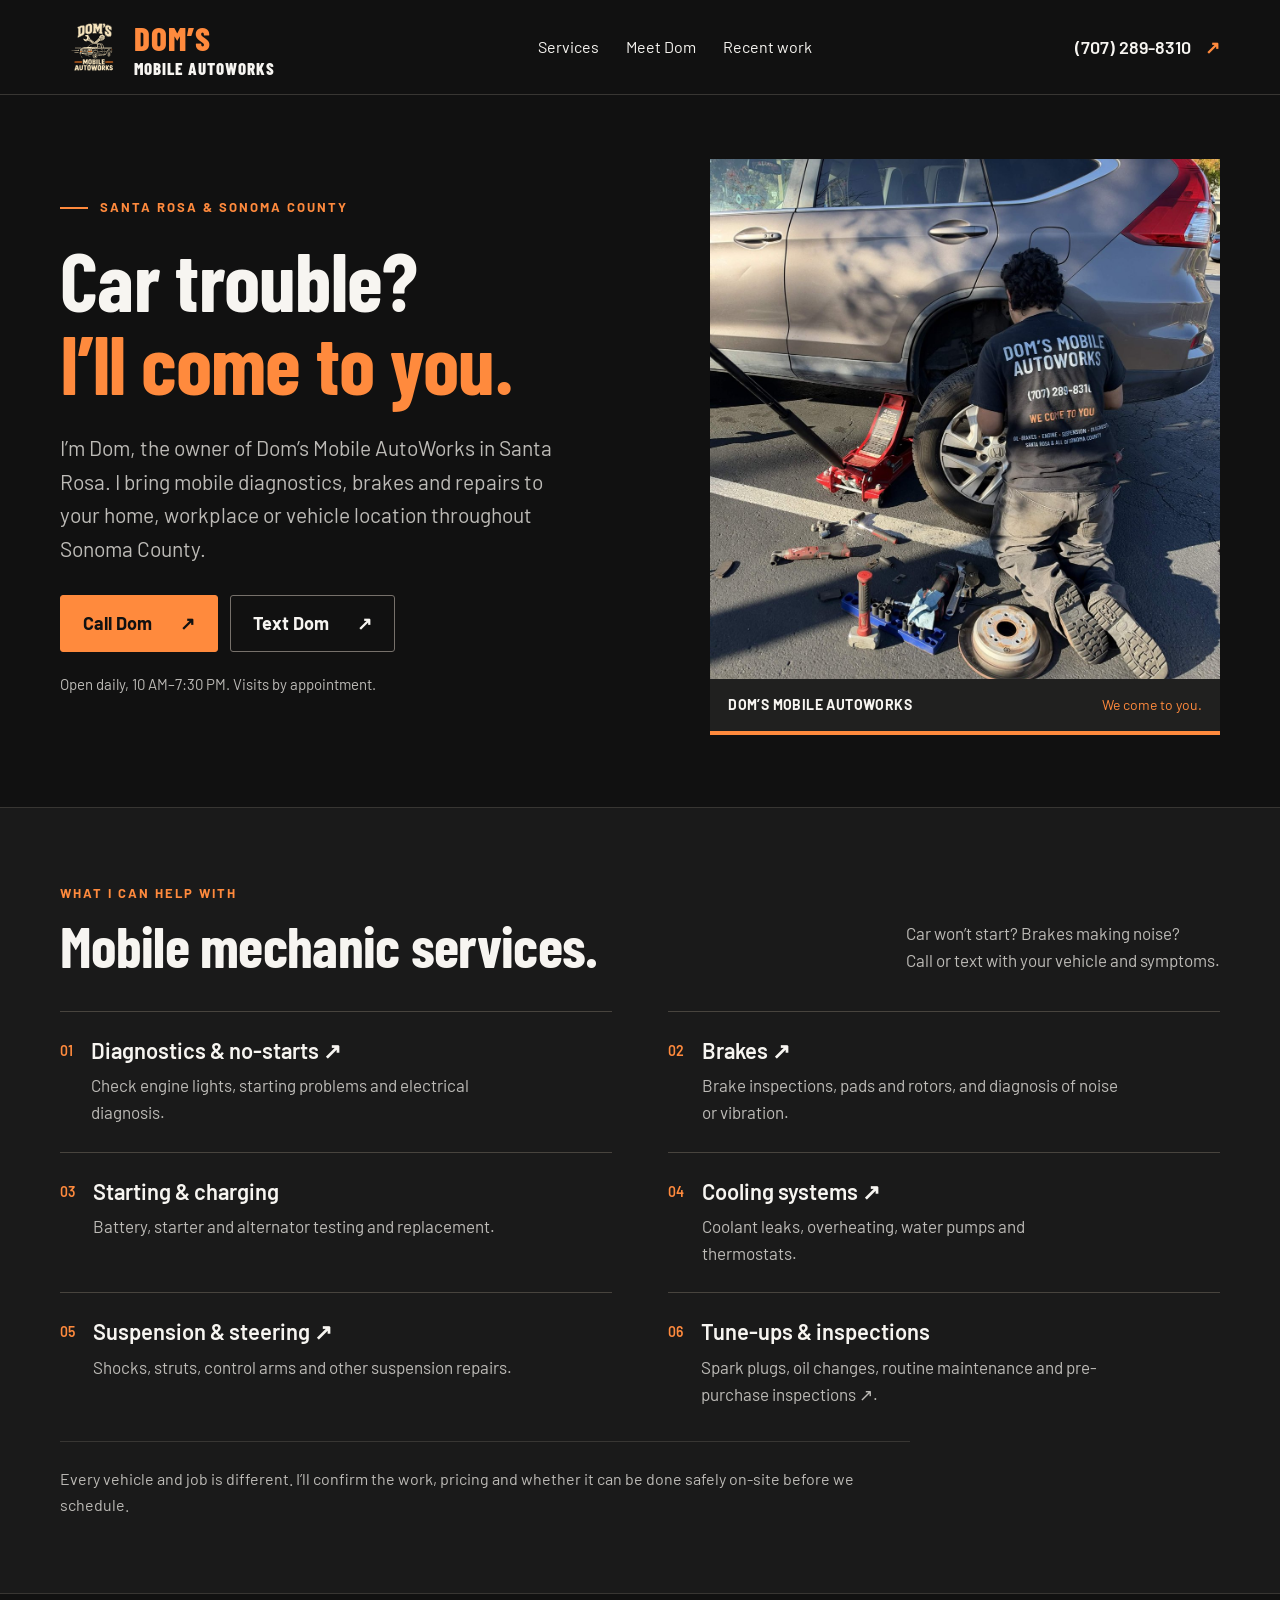
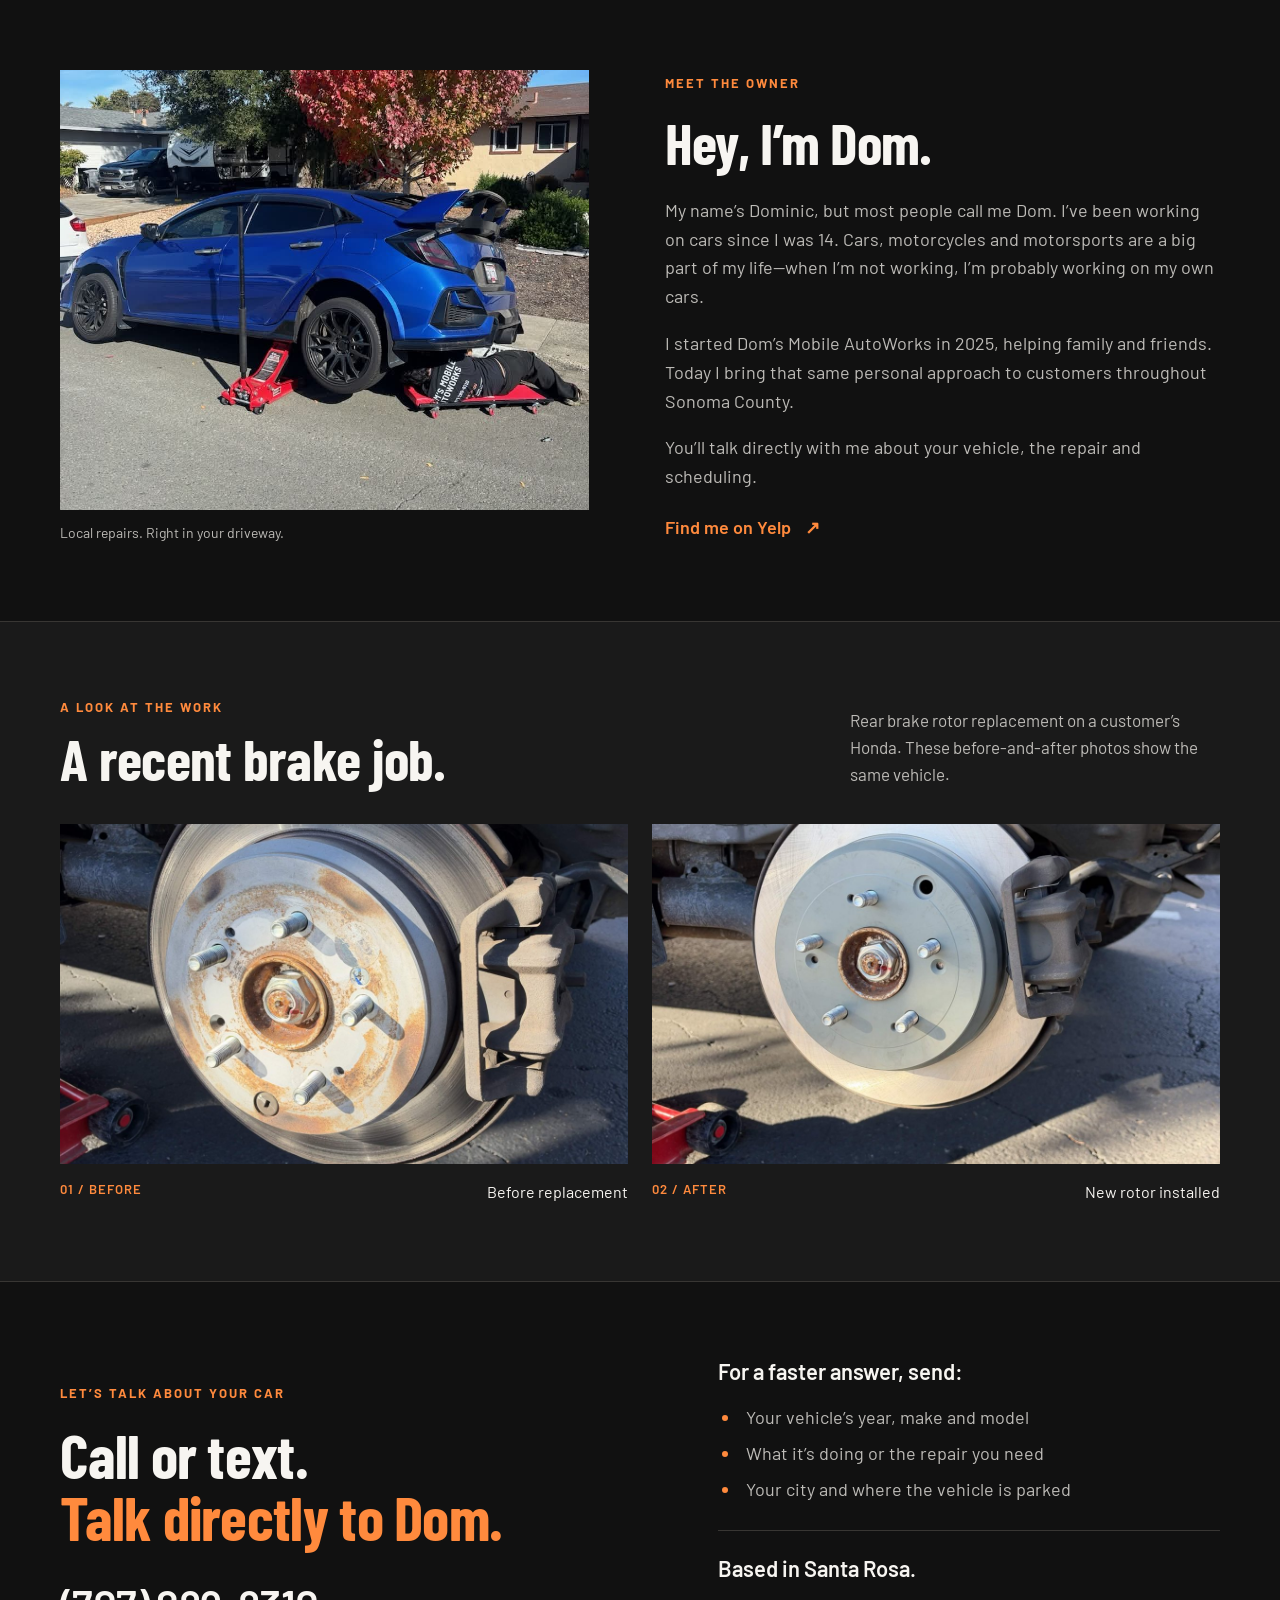
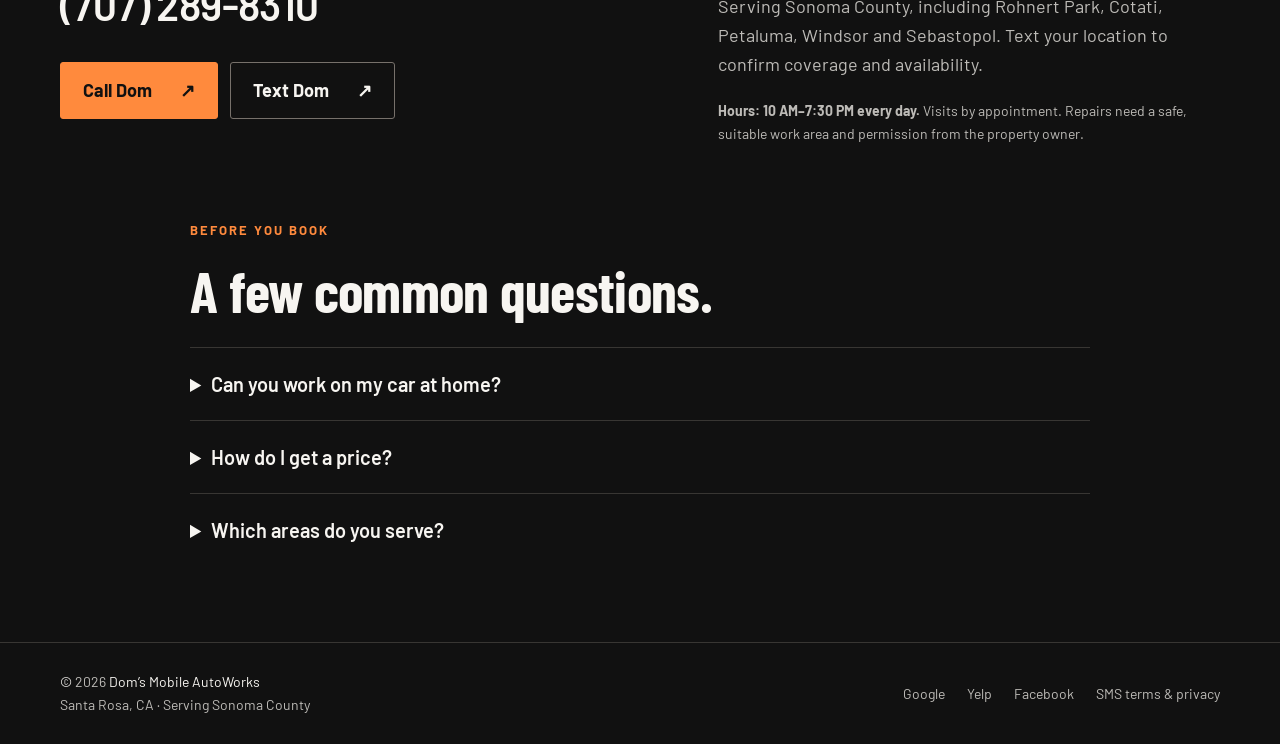
<file: index.html>
<!doctype html>
<html lang="en">
<head>
  <meta charset="utf-8">
  <meta name="viewport" content="width=device-width, initial-scale=1">
  <title>Mobile Mechanic in Santa Rosa | Dom’s Mobile AutoWorks</title>
  <meta name="description" content="Mobile mechanic serving Santa Rosa and Sonoma County. Diagnostics, no-starts, brakes, batteries, cooling and suspension repairs at your location. Call or text Dom: (707) 289-8310.">
  <link rel="canonical" href="https://domsmobileautoworks.com/">
  <link rel="icon" type="image/svg+xml" href="photos/doms-logo.svg">
  <link rel="apple-touch-icon" href="photos/doms-logo.png">
  <meta name="theme-color" content="#111111">
  <meta name="robots" content="index, follow, max-image-preview:large">
  <meta property="og:type" content="website">
  <meta property="og:site_name" content="Dom’s Mobile AutoWorks">
  <meta property="og:title" content="Car trouble? I’ll come to you. | Dom’s Mobile AutoWorks">
  <meta property="og:description" content="Mobile diagnostics and repairs in Santa Rosa and Sonoma County. Call or text (707) 289-8310.">
  <meta property="og:url" content="https://domsmobileautoworks.com/">
  <meta property="og:image" content="https://domsmobileautoworks.com/photos/dom-at-work.jpg">
  <meta property="og:image:alt" content="Dom working on a customer’s Honda at their location">
  <meta name="twitter:card" content="summary_large_image">
  <link rel="preconnect" href="https://fonts.googleapis.com">
  <link rel="preconnect" href="https://fonts.gstatic.com" crossorigin>
  <link href="https://fonts.googleapis.com/css2?family=Barlow+Condensed:wght@600;700;800&family=Barlow:wght@400;500;600;700&display=swap" rel="stylesheet">
  <link rel="stylesheet" href="styles.css">
  <script type="application/ld+json">
{
  "@context": "https://schema.org",
  "@type": "AutoRepair",
  "@id": "https://domsmobileautoworks.com/#business",
  "name": "Dom’s Mobile AutoWorks",
  "url": "https://domsmobileautoworks.com/",
  "telephone": "+17072898310",
  "logo": "https://domsmobileautoworks.com/photos/doms-logo.png",
  "image": "https://domsmobileautoworks.com/photos/dom-at-work.jpg",
  "foundingDate": "2025",
  "description": "Mobile automotive diagnostics and repairs at your location in Santa Rosa and Sonoma County.",
  "address": {
    "@type": "PostalAddress",
    "addressLocality": "Santa Rosa",
    "addressRegion": "CA",
    "addressCountry": "US"
  },
  "areaServed": [
    "Santa Rosa",
    "Sonoma County",
    "Rohnert Park",
    "Cotati",
    "Petaluma",
    "Windsor",
    "Sebastopol"
  ],
  "sameAs": [
    "https://www.yelp.com/biz/doms-mobile-autoworks-santa-rosa",
    "https://www.facebook.com/61595489049668",
    "https://www.google.com/maps/place/Dom's+Mobile+AutoWorks/data=!4m2!3m1!1s0x0:0x37c540a31453d861"
  ],
  "hasOfferCatalog": {
    "@type": "OfferCatalog",
    "name": "Mobile mechanic services",
    "itemListElement": [
      {
        "@type": "Offer",
        "itemOffered": {
          "@type": "Service",
          "name": "Vehicle diagnostics and no-start diagnosis"
        }
      },
      {
        "@type": "Offer",
        "itemOffered": {
          "@type": "Service",
          "name": "Brake repair"
        }
      },
      {
        "@type": "Offer",
        "itemOffered": {
          "@type": "Service",
          "name": "Battery, starter and alternator testing and replacement"
        }
      },
      {
        "@type": "Offer",
        "itemOffered": {
          "@type": "Service",
          "name": "Cooling system repair"
        }
      },
      {
        "@type": "Offer",
        "itemOffered": {
          "@type": "Service",
          "name": "Suspension and steering repair"
        }
      },
      {
        "@type": "Offer",
        "itemOffered": {
          "@type": "Service",
          "name": "Tune-ups and maintenance"
        }
      },
      {
        "@type": "Offer",
        "itemOffered": {
          "@type": "Service",
          "name": "Pre-purchase vehicle inspection"
        }
      }
    ]
  },
  "email": "booking@domsmobileautoworks.com",
  "hasMap": "https://www.google.com/maps/place/Dom's+Mobile+AutoWorks/data=!4m2!3m1!1s0x0:0x37c540a31453d861",
  "openingHoursSpecification": [
    {
      "@type": "OpeningHoursSpecification",
      "dayOfWeek": [
        "Monday",
        "Tuesday",
        "Wednesday",
        "Thursday",
        "Friday",
        "Saturday",
        "Sunday"
      ],
      "opens": "10:00",
      "closes": "19:30"
    }
  ]
}
  </script>
</head>
<body>
  <a class="skip-link" href="#main">Skip to content</a>
  <header class="site-header"><div class="container nav">
    <a class="brand" href="/" aria-label="Dom’s Mobile AutoWorks home"><img class="brand-logo" src="photos/doms-logo.svg" alt="" width="64" height="64"><span class="brand-name"><span>DOM’S</span><span>MOBILE AUTOWORKS</span></span></a>
    <nav aria-label="Main navigation"><a href="#services">Services</a><a href="#about">Meet Dom</a><a href="#work">Recent work</a></nav>
    <a class="header-call" href="tel:+17072898310">(707) 289-8310 <span aria-hidden="true">↗</span></a>
  </div></header>
  <main id="main">
    <section class="hero container" aria-labelledby="hero-title">
      <div class="hero-copy">
        <p class="eyebrow"><span class="short-line" aria-hidden="true"></span>SANTA ROSA &amp; SONOMA COUNTY</p>
        <h1 id="hero-title">Car trouble?<br><span>I’ll come to you.</span></h1>
        <p class="intro">I’m Dom, the owner of Dom’s Mobile AutoWorks in Santa Rosa. I bring mobile diagnostics, brakes and repairs to your home, workplace or vehicle location throughout Sonoma County.</p>
        <div class="actions"><a class="button primary" href="tel:+17072898310">Call Dom <span aria-hidden="true">↗</span></a><a class="button secondary" href="sms:+17072898310">Text Dom <span aria-hidden="true">↗</span></a></div>
        <p class="hero-note">Open daily, 10 AM–7:30 PM. Visits by appointment.</p>
      </div>
      <figure class="hero-photo"><img src="photos/dom-at-work.jpg" alt="Dom in his Mobile AutoWorks shirt working on a customer’s Honda brakes" width="1200" height="1600" fetchpriority="high"><figcaption><span>DOM’S MOBILE AUTOWORKS</span><span>We come to you.</span></figcaption></figure>
    </section>
    <section class="section services" id="services" aria-labelledby="services-title"><div class="container">
      <div class="section-heading"><div><p class="eyebrow">WHAT I CAN HELP WITH</p><h2 id="services-title">Mobile mechanic services.</h2></div><p>Car won’t start? Brakes making noise?<br>Call or text with your vehicle and symptoms.</p></div>
      <div class="service-list">
        <article><span class="service-number" aria-hidden="true">01</span><div><h3><a href="mobile-diagnostics-santa-rosa.html">Diagnostics &amp; no-starts ↗</a></h3><p>Check engine lights, starting problems and electrical diagnosis.</p></div></article>
        <article><span class="service-number" aria-hidden="true">02</span><div><h3><a href="mobile-brake-repair-santa-rosa.html">Brakes ↗</a></h3><p>Brake inspections, pads and rotors, and diagnosis of noise or vibration.</p></div></article>
        <article><span class="service-number" aria-hidden="true">03</span><div><h3>Starting &amp; charging</h3><p>Battery, starter and alternator testing and replacement.</p></div></article>
        <article><span class="service-number" aria-hidden="true">04</span><div><h3><a href="mobile-cooling-system-repair-santa-rosa.html">Cooling systems ↗</a></h3><p>Coolant leaks, overheating, water pumps and thermostats.</p></div></article>
        <article><span class="service-number" aria-hidden="true">05</span><div><h3><a href="mobile-suspension-repair-santa-rosa.html">Suspension &amp; steering ↗</a></h3><p>Shocks, struts, control arms and other suspension repairs.</p></div></article>
        <article><span class="service-number" aria-hidden="true">06</span><div><h3>Tune-ups &amp; inspections</h3><p>Spark plugs, oil changes, routine maintenance and <a href="pre-purchase-inspection-sonoma-county.html">pre-purchase inspections ↗</a>.</p></div></article>
      </div>
      <p class="service-note">Every vehicle and job is different. I’ll confirm the work, pricing and whether it can be done safely on-site before we schedule.</p>
    </div></section>
    <section class="section container about" id="about" aria-labelledby="about-title">
      <figure class="about-photo"><img src="photos/dom-civic.jpg" width="960" height="1280" alt="Dom working beneath a blue Honda Civic at a customer’s location" loading="lazy"><figcaption>Local repairs. Right in your driveway.</figcaption></figure>
      <div class="about-copy"><p class="eyebrow">MEET THE OWNER</p><h2 id="about-title">Hey, I’m Dom.</h2><p>My name’s Dominic, but most people call me Dom. I’ve been working on cars since I was 14. Cars, motorcycles and motorsports are a big part of my life—when I’m not working, I’m probably working on my own cars.</p><p>I started Dom’s Mobile AutoWorks in 2025, helping family and friends. Today I bring that same personal approach to customers throughout Sonoma County.</p><p>You’ll talk directly with me about your vehicle, the repair and scheduling.</p><a class="text-link" href="https://www.yelp.com/biz/doms-mobile-autoworks-santa-rosa">Find me on Yelp <span aria-hidden="true">↗</span></a></div>
    </section>
    <section class="section work" id="work" aria-labelledby="work-title"><div class="container">
      <div class="section-heading"><div><p class="eyebrow">A LOOK AT THE WORK</p><h2 id="work-title">A recent brake job.</h2></div><p>Rear brake rotor replacement on a customer’s Honda. These before-and-after photos show the same vehicle.</p></div>
      <div class="work-grid"><figure><img src="photos/brakes-before.jpg" alt="The Honda’s worn rear brake rotor before replacement" width="1200" height="1600" loading="lazy"><figcaption><span>01 / BEFORE</span>Before replacement</figcaption></figure><figure><img src="photos/brakes-after.jpg" alt="The same Honda with its new rear brake rotor installed" width="1200" height="1600" loading="lazy"><figcaption><span>02 / AFTER</span>New rotor installed</figcaption></figure></div>
    </div></section>
    <section class="section container contact" id="book" aria-labelledby="contact-title">
      <div><p class="eyebrow">LET’S TALK ABOUT YOUR CAR</p><h2 id="contact-title">Call or text.<br><span>Talk directly to Dom.</span></h2><a class="phone-number" href="tel:+17072898310">(707) 289-8310</a><div class="actions"><a class="button primary" href="tel:+17072898310">Call Dom <span aria-hidden="true">↗</span></a><a class="button secondary" href="sms:+17072898310">Text Dom <span aria-hidden="true">↗</span></a></div></div>
      <div class="contact-details"><h3>For a faster answer, send:</h3><ul><li>Your vehicle’s year, make and model</li><li>What it’s doing or the repair you need</li><li>Your city and where the vehicle is parked</li></ul><div class="coverage"><h3>Based in Santa Rosa.</h3><p>Serving Sonoma County, including Rohnert Park, Cotati, Petaluma, Windsor and Sebastopol. Text your location to confirm coverage and availability.</p></div><p class="small"><strong>Hours: 10 AM–7:30 PM every day.</strong> Visits by appointment. Repairs need a safe, suitable work area and permission from the property owner.</p></div>
    </section>
    <section class="section container questions" aria-labelledby="questions-title">
      <p class="eyebrow">BEFORE YOU BOOK</p><h2 id="questions-title">A few common questions.</h2>
      <details><summary>Can you work on my car at home?</summary><p>Many repairs and diagnostic jobs can be done at your home or workplace. Send your vehicle details, symptoms and location so I can confirm access and whether the job is suitable for mobile service.</p></details>
      <details><summary>How do I get a price?</summary><p>Call or text <a href="tel:+17072898310">(707) 289-8310</a> with your year, make, model, symptoms and city. I’ll discuss the work and cost with you before we book. A warning light or noise alone doesn’t identify which part needs replacement.</p></details>
      <details><summary>Which areas do you serve?</summary><p>I’m based in Santa Rosa and serve Sonoma County, including Rohnert Park, Cotati, Windsor, Sebastopol and Petaluma. Text your location to confirm travel and appointment availability. Hours are 10 AM–7:30 PM every day.</p></details>
    </section>
  </main>
  <footer class="site-footer"><div class="container footer-inner"><p>© <span id="year">2026</span> Dom’s Mobile AutoWorks<br><span>Santa Rosa, CA · Serving Sonoma County</span></p><div><a href="https://www.google.com/maps/place/Dom&#x27;s+Mobile+AutoWorks/data=!4m2!3m1!1s0x0:0x37c540a31453d861">Google</a><a href="https://www.yelp.com/biz/doms-mobile-autoworks-santa-rosa">Yelp</a><a href="https://www.facebook.com/61595489049668">Facebook</a><a href="sms-terms.html">SMS terms &amp; privacy</a></div></div></footer>
  <nav class="mobile-contact" aria-label="Call or text Dom"><a href="tel:+17072898310">Call Dom</a><a href="sms:+17072898310">Text Dom</a></nav>
  <script>document.getElementById('year').textContent=new Date().getFullYear();</script>
</body>
</html>
</file>
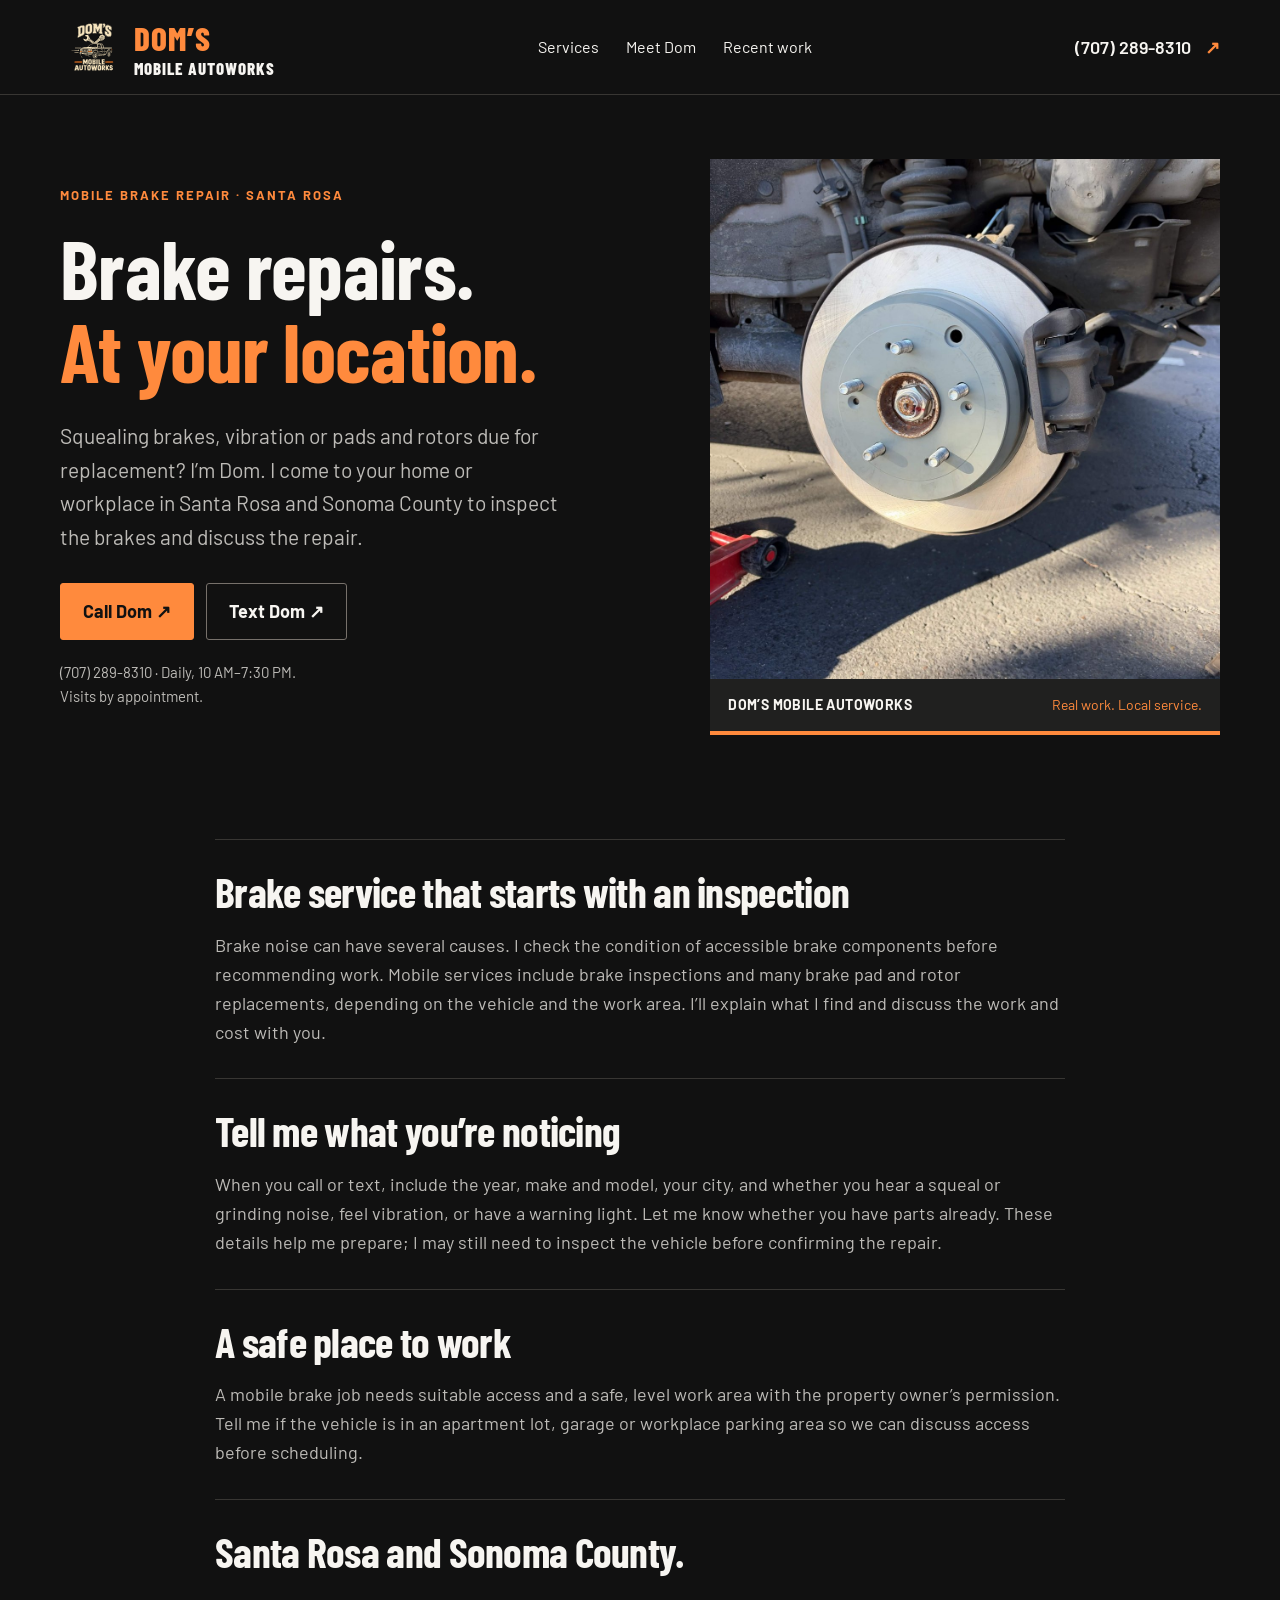
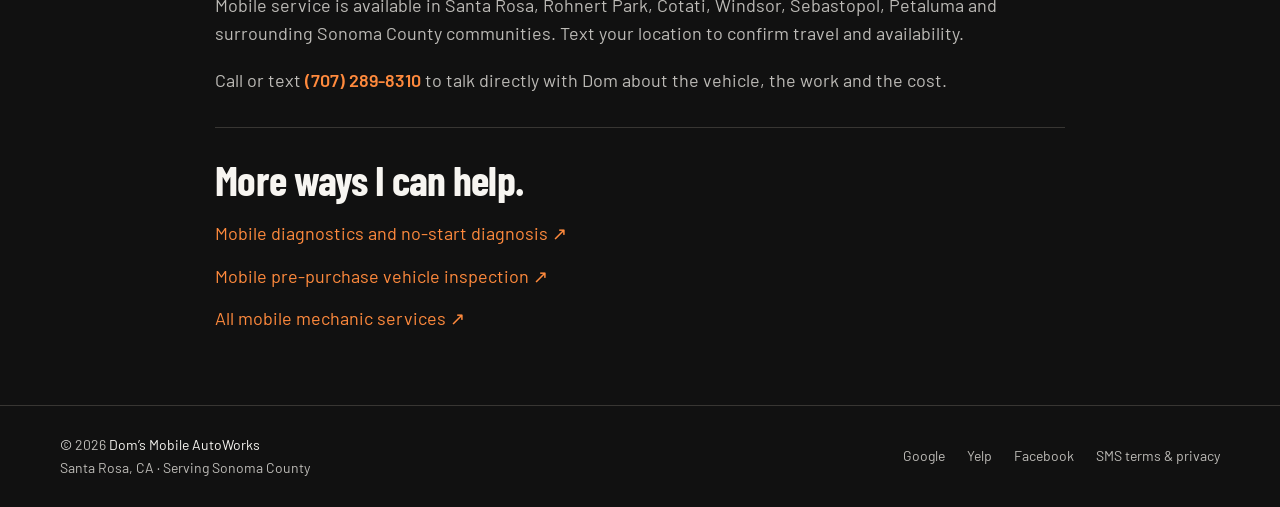
<file: mobile-brake-repair-santa-rosa.html>
<!doctype html>
<html lang="en">
<head>
  <meta charset="utf-8">
  <meta name="viewport" content="width=device-width, initial-scale=1">
  <title>Mobile Brake Repair in Santa Rosa | Dom’s Mobile AutoWorks</title>
  <meta name="description" content="Mobile brake inspections, pads and rotor replacement in Santa Rosa and Sonoma County. Dom comes to your home or workplace. Call or text (707) 289-8310.">
  <link rel="canonical" href="https://domsmobileautoworks.com/mobile-brake-repair-santa-rosa.html">
  <link rel="icon" type="image/svg+xml" href="photos/doms-logo.svg">
  <link rel="apple-touch-icon" href="photos/doms-logo.png">
  <meta name="theme-color" content="#111111">
  <meta name="robots" content="index, follow, max-image-preview:large">
  <meta property="og:type" content="website">
  <meta property="og:site_name" content="Dom’s Mobile AutoWorks">
  <meta property="og:title" content="Mobile Brake Repair in Santa Rosa | Dom’s Mobile AutoWorks">
  <meta property="og:description" content="Mobile brake inspections, pads and rotor replacement in Santa Rosa and Sonoma County. Dom comes to your home or workplace. Call or text (707) 289-8310.">
  <meta property="og:url" content="https://domsmobileautoworks.com/mobile-brake-repair-santa-rosa.html">
  <meta property="og:image" content="https://domsmobileautoworks.com/photos/brakes-after.jpg">
  <meta property="og:image:alt" content="A new rear brake rotor installed during Dom’s on-site Honda brake repair">
  <meta name="twitter:card" content="summary_large_image">
  <link rel="preconnect" href="https://fonts.googleapis.com">
  <link rel="preconnect" href="https://fonts.gstatic.com" crossorigin>
  <link href="https://fonts.googleapis.com/css2?family=Barlow+Condensed:wght@600;700;800&family=Barlow:wght@400;500;600;700&display=swap" rel="stylesheet">
  <link rel="stylesheet" href="styles.css">
  <script type="application/ld+json">
{
  "@context": "https://schema.org",
  "@type": "AutoRepair",
  "@id": "https://domsmobileautoworks.com/#business",
  "name": "Dom’s Mobile AutoWorks",
  "url": "https://domsmobileautoworks.com/",
  "telephone": "+17072898310",
  "logo": "https://domsmobileautoworks.com/photos/doms-logo.png",
  "image": "https://domsmobileautoworks.com/photos/dom-at-work.jpg",
  "foundingDate": "2025",
  "description": "Mobile automotive diagnostics and repairs at your location in Santa Rosa and Sonoma County.",
  "address": {
    "@type": "PostalAddress",
    "addressLocality": "Santa Rosa",
    "addressRegion": "CA",
    "addressCountry": "US"
  },
  "areaServed": [
    "Santa Rosa",
    "Sonoma County",
    "Rohnert Park",
    "Cotati",
    "Petaluma",
    "Windsor",
    "Sebastopol"
  ],
  "sameAs": [
    "https://www.yelp.com/biz/doms-mobile-autoworks-santa-rosa",
    "https://www.facebook.com/61595489049668",
    "https://www.google.com/maps/place/Dom's+Mobile+AutoWorks/data=!4m2!3m1!1s0x0:0x37c540a31453d861"
  ],
  "hasOfferCatalog": {
    "@type": "OfferCatalog",
    "name": "Mobile mechanic services",
    "itemListElement": [
      {
        "@type": "Offer",
        "itemOffered": {
          "@type": "Service",
          "name": "Vehicle diagnostics and no-start diagnosis"
        }
      },
      {
        "@type": "Offer",
        "itemOffered": {
          "@type": "Service",
          "name": "Brake repair"
        }
      },
      {
        "@type": "Offer",
        "itemOffered": {
          "@type": "Service",
          "name": "Battery, starter and alternator testing and replacement"
        }
      },
      {
        "@type": "Offer",
        "itemOffered": {
          "@type": "Service",
          "name": "Cooling system repair"
        }
      },
      {
        "@type": "Offer",
        "itemOffered": {
          "@type": "Service",
          "name": "Suspension and steering repair"
        }
      },
      {
        "@type": "Offer",
        "itemOffered": {
          "@type": "Service",
          "name": "Tune-ups and maintenance"
        }
      },
      {
        "@type": "Offer",
        "itemOffered": {
          "@type": "Service",
          "name": "Pre-purchase vehicle inspection"
        }
      }
    ]
  },
  "email": "booking@domsmobileautoworks.com",
  "hasMap": "https://www.google.com/maps/place/Dom's+Mobile+AutoWorks/data=!4m2!3m1!1s0x0:0x37c540a31453d861",
  "openingHoursSpecification": [
    {
      "@type": "OpeningHoursSpecification",
      "dayOfWeek": [
        "Monday",
        "Tuesday",
        "Wednesday",
        "Thursday",
        "Friday",
        "Saturday",
        "Sunday"
      ],
      "opens": "10:00",
      "closes": "19:30"
    }
  ]
}
  </script>

<script type="application/ld+json">{"@context": "https://schema.org", "@type": "Service", "@id": "https://domsmobileautoworks.com/mobile-brake-repair-santa-rosa.html#service", "name": "Mobile brake inspection and repair", "serviceType": "Mobile brake inspection and repair", "url": "https://domsmobileautoworks.com/mobile-brake-repair-santa-rosa.html", "provider": {"@id": "https://domsmobileautoworks.com/#business"}, "areaServed": ["Santa Rosa", "Sonoma County", "Rohnert Park", "Cotati", "Petaluma", "Windsor", "Sebastopol"], "description": "Mobile brake inspections, pads and rotor replacement in Santa Rosa and Sonoma County. Dom comes to your home or workplace. Call or text (707) 289-8310."}</script>
</head>
<body>
  <a class="skip-link" href="#main">Skip to content</a>
  <header class="site-header"><div class="container nav">
    <a class="brand" href="/" aria-label="Dom’s Mobile AutoWorks home"><img class="brand-logo" src="photos/doms-logo.svg" alt="" width="64" height="64"><span class="brand-name"><span>DOM’S</span><span>MOBILE AUTOWORKS</span></span></a>
    <nav aria-label="Main navigation"><a href="/#services">Services</a><a href="/#about">Meet Dom</a><a href="/#work">Recent work</a></nav>
    <a class="header-call" href="tel:+17072898310">(707) 289-8310 <span aria-hidden="true">↗</span></a>
  </div></header>
  <main id="main">
    <section class="hero container" aria-labelledby="hero-title">
      <div class="hero-copy"><p class="eyebrow">MOBILE BRAKE REPAIR · SANTA ROSA</p><h1 id="hero-title">Brake repairs.<br><span>At your location.</span></h1><p class="intro">Squealing brakes, vibration or pads and rotors due for replacement? I’m Dom. I come to your home or workplace in Santa Rosa and Sonoma County to inspect the brakes and discuss the repair.</p><div class="actions"><a class="button primary" href="tel:+17072898310">Call Dom ↗</a><a class="button secondary" href="sms:+17072898310">Text Dom ↗</a></div><p class="hero-note">(707) 289-8310 · Daily, 10 AM–7:30 PM.<br>Visits by appointment.</p></div>
      <figure class="hero-photo"><img src="photos/brakes-after.jpg" alt="A new rear brake rotor installed during Dom’s on-site Honda brake repair" width="1200" height="1600" fetchpriority="high"><figcaption><span>DOM’S MOBILE AUTOWORKS</span><span>Real work. Local service.</span></figcaption></figure>
    </section>
    <div class="service-detail container"><section><h2>Brake service that starts with an inspection</h2><p>Brake noise can have several causes. I check the condition of accessible brake components before recommending work. Mobile services include brake inspections and many brake pad and rotor replacements, depending on the vehicle and the work area. I’ll explain what I find and discuss the work and cost with you.</p></section><section><h2>Tell me what you’re noticing</h2><p>When you call or text, include the year, make and model, your city, and whether you hear a squeal or grinding noise, feel vibration, or have a warning light. Let me know whether you have parts already. These details help me prepare; I may still need to inspect the vehicle before confirming the repair.</p></section><section><h2>A safe place to work</h2><p>A mobile brake job needs suitable access and a safe, level work area with the property owner’s permission. Tell me if the vehicle is in an apartment lot, garage or workplace parking area so we can discuss access before scheduling.</p></section>
      <section><h2>Santa Rosa and Sonoma County.</h2><p>Mobile service is available in Santa Rosa, Rohnert Park, Cotati, Windsor, Sebastopol, Petaluma and surrounding Sonoma County communities. Text your location to confirm travel and availability.</p><p>Call or text <a class="text-link" href="tel:+17072898310">(707) 289-8310</a> to talk directly with Dom about the vehicle, the work and the cost.</p></section>
      <nav class="related-services" aria-label="More mobile mechanic services"><h2>More ways I can help.</h2><a href="mobile-diagnostics-santa-rosa.html">Mobile diagnostics and no-start diagnosis ↗</a><a href="pre-purchase-inspection-sonoma-county.html">Mobile pre-purchase vehicle inspection ↗</a><a href="/#services">All mobile mechanic services ↗</a></nav>
    </div>
  </main>
  <footer class="site-footer"><div class="container footer-inner"><p>© <span id="year">2026</span> Dom’s Mobile AutoWorks<br><span>Santa Rosa, CA · Serving Sonoma County</span></p><div><a href="https://www.google.com/maps/place/Dom&#x27;s+Mobile+AutoWorks/data=!4m2!3m1!1s0x0:0x37c540a31453d861">Google</a><a href="https://www.yelp.com/biz/doms-mobile-autoworks-santa-rosa">Yelp</a><a href="https://www.facebook.com/61595489049668">Facebook</a><a href="sms-terms.html">SMS terms &amp; privacy</a></div></div></footer>
  <nav class="mobile-contact" aria-label="Call or text Dom"><a href="tel:+17072898310">Call Dom</a><a href="sms:+17072898310">Text Dom</a></nav>

</body>
</html>
</file>
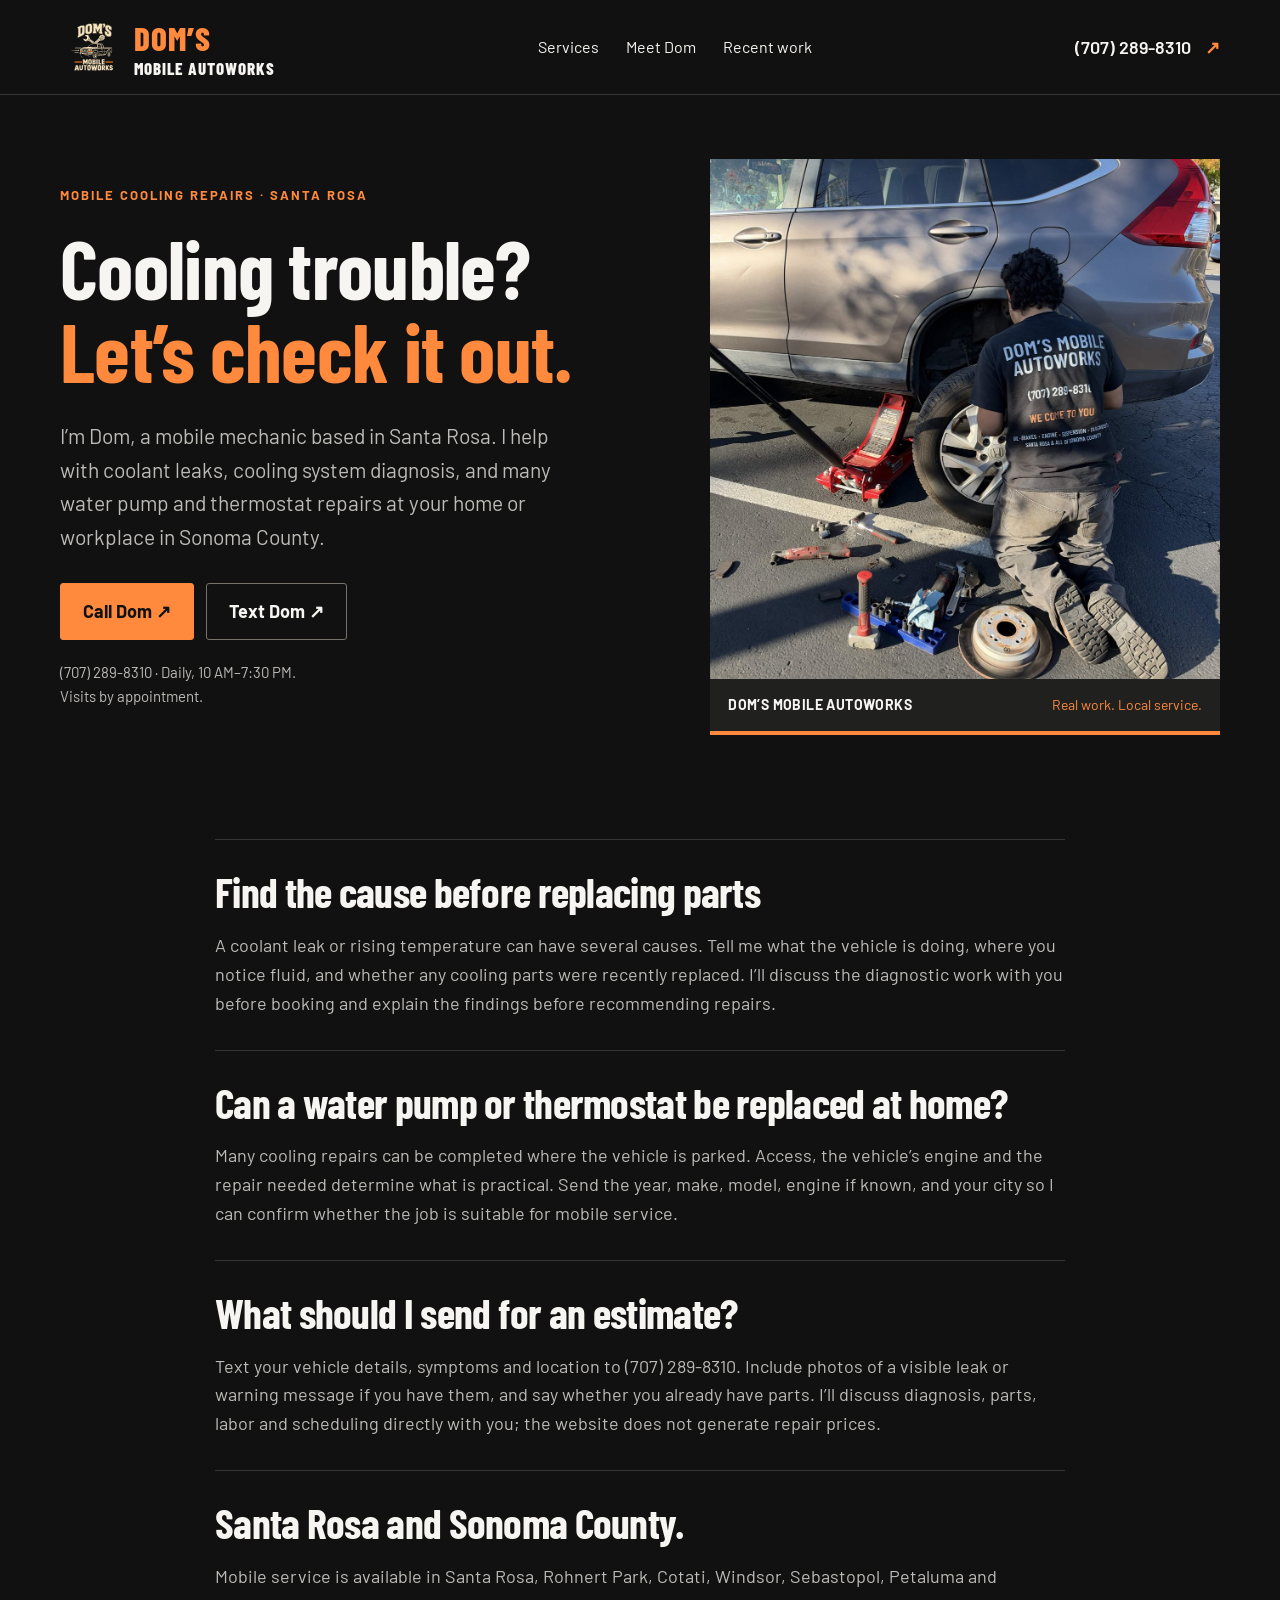
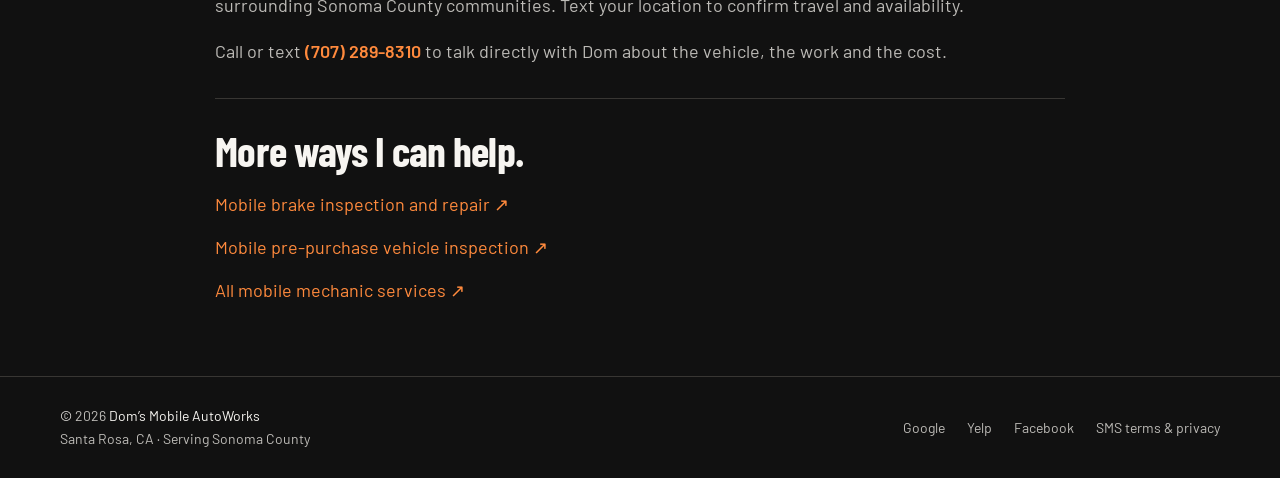
<file: mobile-cooling-system-repair-santa-rosa.html>
<!doctype html>
<html lang="en">
<head>
  <meta charset="utf-8">
  <meta name="viewport" content="width=device-width, initial-scale=1">
  <title>Mobile Cooling System Repair in Santa Rosa | Dom’s Mobile AutoWorks</title>
  <meta name="description" content="Mobile coolant leak diagnosis, water pump and thermostat repairs in Santa Rosa and Sonoma County. Call or text Dom at (707) 289-8310.">
  <link rel="canonical" href="https://domsmobileautoworks.com/mobile-cooling-system-repair-santa-rosa.html">
  <link rel="icon" type="image/svg+xml" href="photos/doms-logo.svg">
  <link rel="apple-touch-icon" href="photos/doms-logo.png">
  <meta name="theme-color" content="#111111">
  <meta name="robots" content="index, follow, max-image-preview:large">
  <meta property="og:type" content="website">
  <meta property="og:site_name" content="Dom’s Mobile AutoWorks">
  <meta property="og:title" content="Mobile Cooling System Repair in Santa Rosa | Dom’s Mobile AutoWorks">
  <meta property="og:description" content="Mobile coolant leak diagnosis, water pump and thermostat repairs in Santa Rosa and Sonoma County. Call or text Dom at (707) 289-8310.">
  <meta property="og:url" content="https://domsmobileautoworks.com/mobile-cooling-system-repair-santa-rosa.html">
  <meta property="og:image" content="https://domsmobileautoworks.com/photos/dom-at-work.jpg">
  <meta property="og:image:alt" content="Dom working on a customer’s vehicle with his mobile mechanic tools">
  <meta name="twitter:card" content="summary_large_image">
  <link rel="preconnect" href="https://fonts.googleapis.com">
  <link rel="preconnect" href="https://fonts.gstatic.com" crossorigin>
  <link href="https://fonts.googleapis.com/css2?family=Barlow+Condensed:wght@600;700;800&family=Barlow:wght@400;500;600;700&display=swap" rel="stylesheet">
  <link rel="stylesheet" href="styles.css">
  <script type="application/ld+json">
{
  "@context": "https://schema.org",
  "@type": "AutoRepair",
  "@id": "https://domsmobileautoworks.com/#business",
  "name": "Dom’s Mobile AutoWorks",
  "url": "https://domsmobileautoworks.com/",
  "telephone": "+17072898310",
  "logo": "https://domsmobileautoworks.com/photos/doms-logo.png",
  "image": "https://domsmobileautoworks.com/photos/dom-at-work.jpg",
  "foundingDate": "2025",
  "description": "Mobile automotive diagnostics and repairs at your location in Santa Rosa and Sonoma County.",
  "address": {
    "@type": "PostalAddress",
    "addressLocality": "Santa Rosa",
    "addressRegion": "CA",
    "addressCountry": "US"
  },
  "areaServed": [
    "Santa Rosa",
    "Sonoma County",
    "Rohnert Park",
    "Cotati",
    "Petaluma",
    "Windsor",
    "Sebastopol"
  ],
  "sameAs": [
    "https://www.yelp.com/biz/doms-mobile-autoworks-santa-rosa",
    "https://www.facebook.com/61595489049668",
    "https://www.google.com/maps/place/Dom's+Mobile+AutoWorks/data=!4m2!3m1!1s0x0:0x37c540a31453d861"
  ],
  "hasOfferCatalog": {
    "@type": "OfferCatalog",
    "name": "Mobile mechanic services",
    "itemListElement": [
      {
        "@type": "Offer",
        "itemOffered": {
          "@type": "Service",
          "name": "Vehicle diagnostics and no-start diagnosis"
        }
      },
      {
        "@type": "Offer",
        "itemOffered": {
          "@type": "Service",
          "name": "Brake repair"
        }
      },
      {
        "@type": "Offer",
        "itemOffered": {
          "@type": "Service",
          "name": "Battery, starter and alternator testing and replacement"
        }
      },
      {
        "@type": "Offer",
        "itemOffered": {
          "@type": "Service",
          "name": "Cooling system repair"
        }
      },
      {
        "@type": "Offer",
        "itemOffered": {
          "@type": "Service",
          "name": "Suspension and steering repair"
        }
      },
      {
        "@type": "Offer",
        "itemOffered": {
          "@type": "Service",
          "name": "Tune-ups and maintenance"
        }
      },
      {
        "@type": "Offer",
        "itemOffered": {
          "@type": "Service",
          "name": "Pre-purchase vehicle inspection"
        }
      }
    ]
  },
  "email": "booking@domsmobileautoworks.com",
  "hasMap": "https://www.google.com/maps/place/Dom's+Mobile+AutoWorks/data=!4m2!3m1!1s0x0:0x37c540a31453d861",
  "openingHoursSpecification": [
    {
      "@type": "OpeningHoursSpecification",
      "dayOfWeek": [
        "Monday",
        "Tuesday",
        "Wednesday",
        "Thursday",
        "Friday",
        "Saturday",
        "Sunday"
      ],
      "opens": "10:00",
      "closes": "19:30"
    }
  ]
}
  </script>

<script type="application/ld+json">{"@context": "https://schema.org", "@type": "Service", "@id": "https://domsmobileautoworks.com/mobile-cooling-system-repair-santa-rosa.html#service", "name": "Mobile cooling system diagnosis and repair", "serviceType": "Mobile cooling system diagnosis and repair", "url": "https://domsmobileautoworks.com/mobile-cooling-system-repair-santa-rosa.html", "provider": {"@id": "https://domsmobileautoworks.com/#business"}, "areaServed": ["Santa Rosa", "Sonoma County", "Rohnert Park", "Cotati", "Petaluma", "Windsor", "Sebastopol"], "description": "Mobile coolant leak diagnosis, water pump and thermostat repairs in Santa Rosa and Sonoma County. Call or text Dom at (707) 289-8310."}</script>
</head>
<body>
  <a class="skip-link" href="#main">Skip to content</a>
  <header class="site-header"><div class="container nav">
    <a class="brand" href="/" aria-label="Dom’s Mobile AutoWorks home"><img class="brand-logo" src="photos/doms-logo.svg" alt="" width="64" height="64"><span class="brand-name"><span>DOM’S</span><span>MOBILE AUTOWORKS</span></span></a>
    <nav aria-label="Main navigation"><a href="/#services">Services</a><a href="/#about">Meet Dom</a><a href="/#work">Recent work</a></nav>
    <a class="header-call" href="tel:+17072898310">(707) 289-8310 <span aria-hidden="true">↗</span></a>
  </div></header>
  <main id="main">
    <section class="hero container" aria-labelledby="hero-title">
      <div class="hero-copy"><p class="eyebrow">MOBILE COOLING REPAIRS · SANTA ROSA</p><h1 id="hero-title">Cooling trouble?<br><span>Let’s check it out.</span></h1><p class="intro">I’m Dom, a mobile mechanic based in Santa Rosa. I help with coolant leaks, cooling system diagnosis, and many water pump and thermostat repairs at your home or workplace in Sonoma County.</p><div class="actions"><a class="button primary" href="tel:+17072898310">Call Dom ↗</a><a class="button secondary" href="sms:+17072898310">Text Dom ↗</a></div><p class="hero-note">(707) 289-8310 · Daily, 10 AM–7:30 PM.<br>Visits by appointment.</p></div>
      <figure class="hero-photo"><img src="photos/dom-at-work.jpg" alt="Dom working on a customer’s vehicle with his mobile mechanic tools" width="1200" height="1600" fetchpriority="high"><figcaption><span>DOM’S MOBILE AUTOWORKS</span><span>Real work. Local service.</span></figcaption></figure>
    </section>
    <div class="service-detail container"><section><h2>Find the cause before replacing parts</h2><p>A coolant leak or rising temperature can have several causes. Tell me what the vehicle is doing, where you notice fluid, and whether any cooling parts were recently replaced. I’ll discuss the diagnostic work with you before booking and explain the findings before recommending repairs.</p></section><section><h2>Can a water pump or thermostat be replaced at home?</h2><p>Many cooling repairs can be completed where the vehicle is parked. Access, the vehicle’s engine and the repair needed determine what is practical. Send the year, make, model, engine if known, and your city so I can confirm whether the job is suitable for mobile service.</p></section><section><h2>What should I send for an estimate?</h2><p>Text your vehicle details, symptoms and location to (707) 289-8310. Include photos of a visible leak or warning message if you have them, and say whether you already have parts. I’ll discuss diagnosis, parts, labor and scheduling directly with you; the website does not generate repair prices.</p></section>
      <section><h2>Santa Rosa and Sonoma County.</h2><p>Mobile service is available in Santa Rosa, Rohnert Park, Cotati, Windsor, Sebastopol, Petaluma and surrounding Sonoma County communities. Text your location to confirm travel and availability.</p><p>Call or text <a class="text-link" href="tel:+17072898310">(707) 289-8310</a> to talk directly with Dom about the vehicle, the work and the cost.</p></section>
      <nav class="related-services" aria-label="More mobile mechanic services"><h2>More ways I can help.</h2><a href="mobile-brake-repair-santa-rosa.html">Mobile brake inspection and repair ↗</a><a href="pre-purchase-inspection-sonoma-county.html">Mobile pre-purchase vehicle inspection ↗</a><a href="/#services">All mobile mechanic services ↗</a></nav>
    </div>
  </main>
  <footer class="site-footer"><div class="container footer-inner"><p>© <span id="year">2026</span> Dom’s Mobile AutoWorks<br><span>Santa Rosa, CA · Serving Sonoma County</span></p><div><a href="https://www.google.com/maps/place/Dom&#x27;s+Mobile+AutoWorks/data=!4m2!3m1!1s0x0:0x37c540a31453d861">Google</a><a href="https://www.yelp.com/biz/doms-mobile-autoworks-santa-rosa">Yelp</a><a href="https://www.facebook.com/61595489049668">Facebook</a><a href="sms-terms.html">SMS terms &amp; privacy</a></div></div></footer>
  <nav class="mobile-contact" aria-label="Call or text Dom"><a href="tel:+17072898310">Call Dom</a><a href="sms:+17072898310">Text Dom</a></nav>

</body>
</html>
</file>
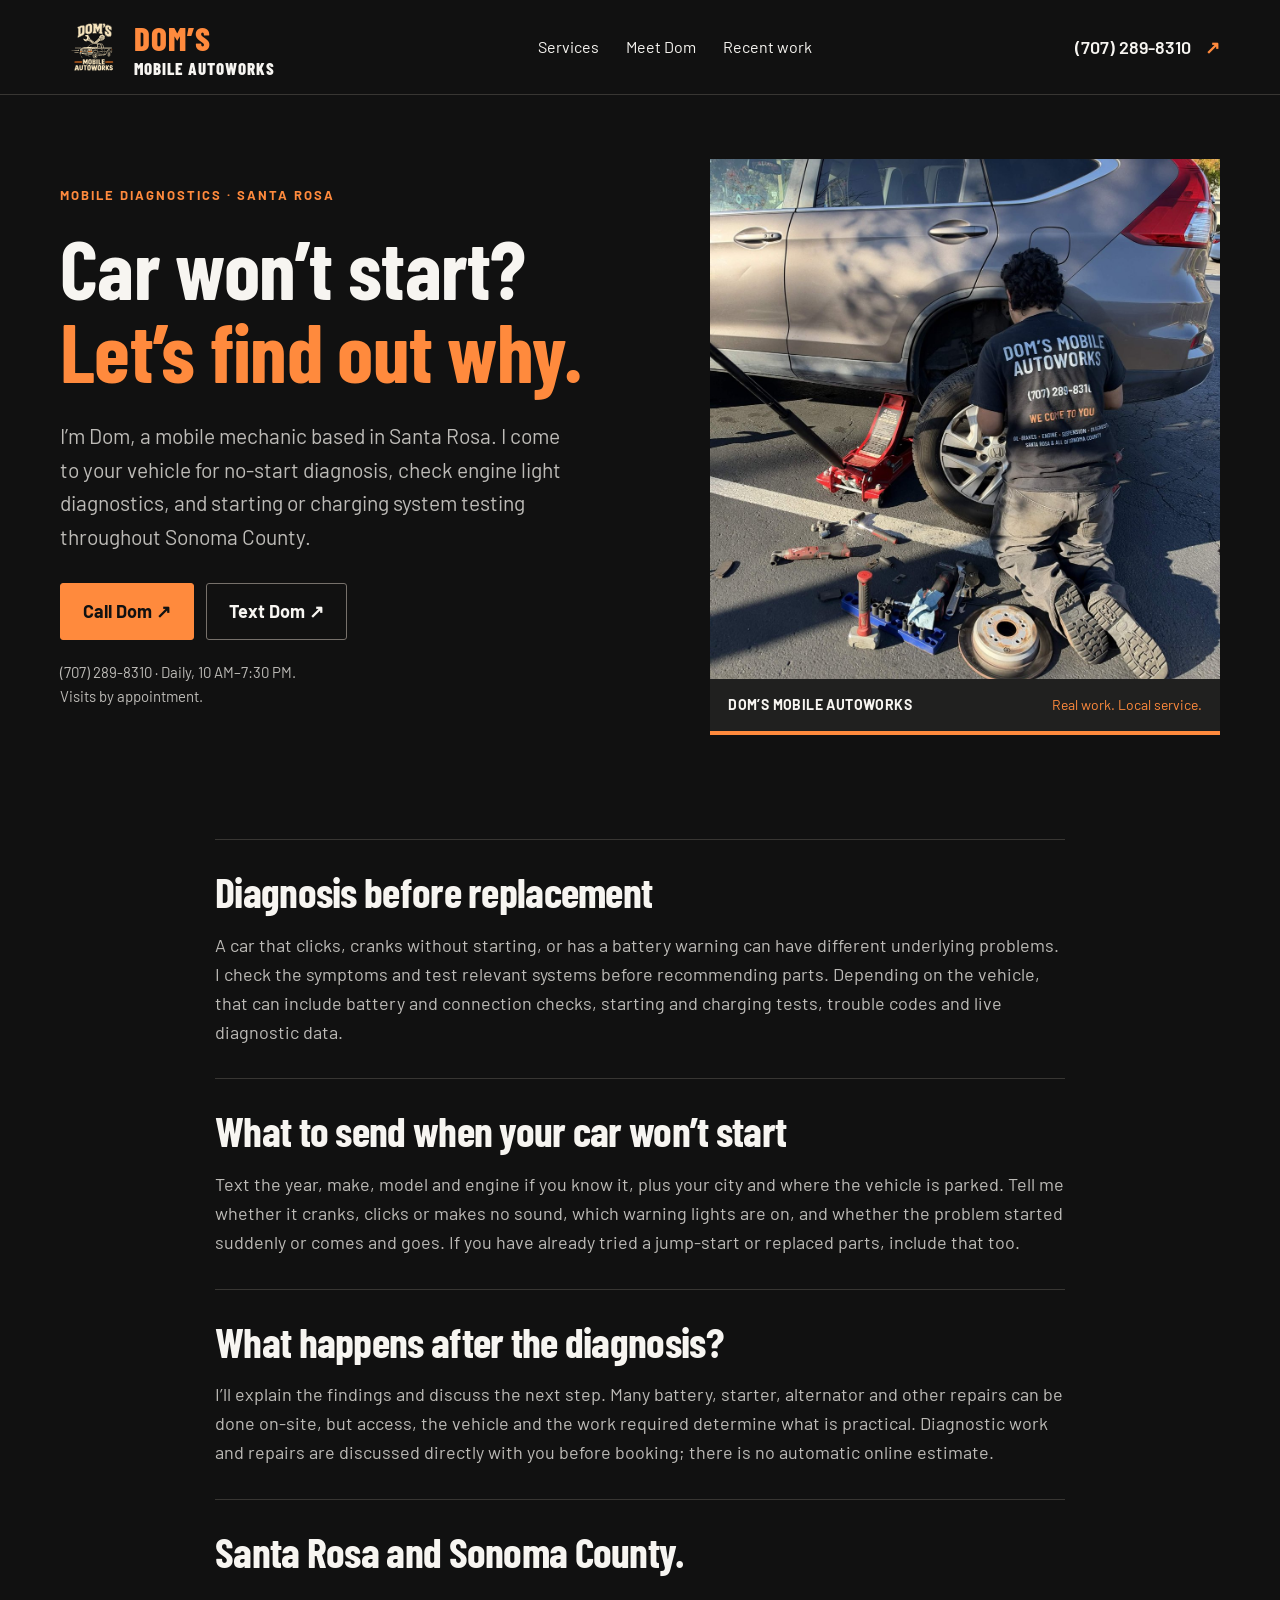
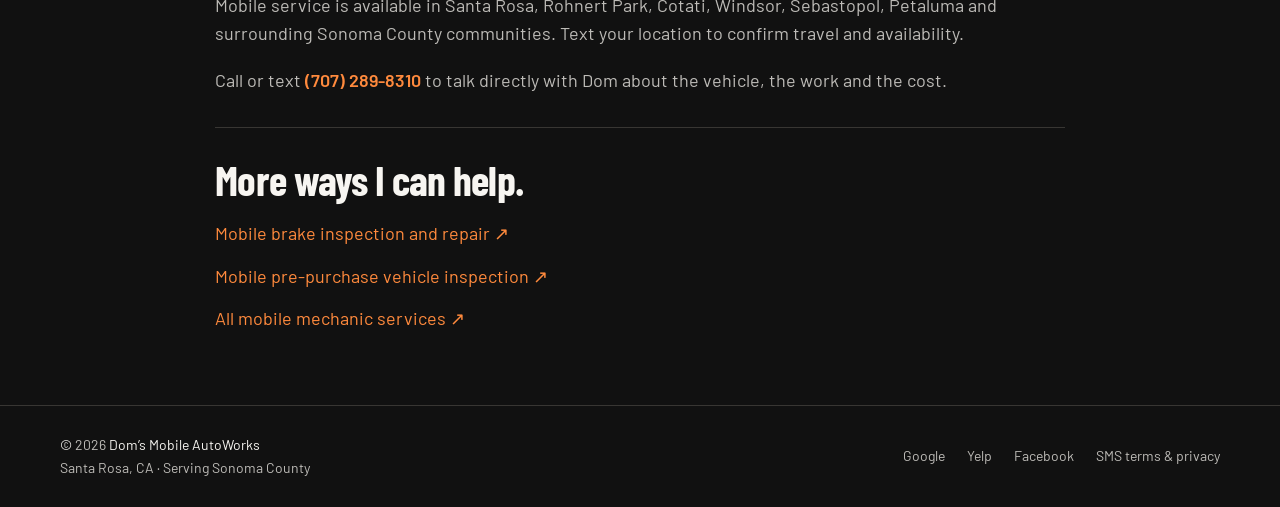
<file: mobile-diagnostics-santa-rosa.html>
<!doctype html>
<html lang="en">
<head>
  <meta charset="utf-8">
  <meta name="viewport" content="width=device-width, initial-scale=1">
  <title>Mobile Diagnostics &amp; No-Start Help in Santa Rosa | Dom’s</title>
  <meta name="description" content="Car won’t start or check engine light on? Mobile diagnostics, battery, starter and alternator testing in Santa Rosa and Sonoma County. Call Dom: (707) 289-8310.">
  <link rel="canonical" href="https://domsmobileautoworks.com/mobile-diagnostics-santa-rosa.html">
  <link rel="icon" type="image/svg+xml" href="photos/doms-logo.svg">
  <link rel="apple-touch-icon" href="photos/doms-logo.png">
  <meta name="theme-color" content="#111111">
  <meta name="robots" content="index, follow, max-image-preview:large">
  <meta property="og:type" content="website">
  <meta property="og:site_name" content="Dom’s Mobile AutoWorks">
  <meta property="og:title" content="Mobile Diagnostics &amp; No-Start Help in Santa Rosa | Dom’s">
  <meta property="og:description" content="Car won’t start or check engine light on? Mobile diagnostics, battery, starter and alternator testing in Santa Rosa and Sonoma County. Call Dom: (707) 289-8310.">
  <meta property="og:url" content="https://domsmobileautoworks.com/mobile-diagnostics-santa-rosa.html">
  <meta property="og:image" content="https://domsmobileautoworks.com/photos/dom-at-work.jpg">
  <meta property="og:image:alt" content="Dom working on a customer’s vehicle with his mobile mechanic tools">
  <meta name="twitter:card" content="summary_large_image">
  <link rel="preconnect" href="https://fonts.googleapis.com">
  <link rel="preconnect" href="https://fonts.gstatic.com" crossorigin>
  <link href="https://fonts.googleapis.com/css2?family=Barlow+Condensed:wght@600;700;800&family=Barlow:wght@400;500;600;700&display=swap" rel="stylesheet">
  <link rel="stylesheet" href="styles.css">
  <script type="application/ld+json">
{
  "@context": "https://schema.org",
  "@type": "AutoRepair",
  "@id": "https://domsmobileautoworks.com/#business",
  "name": "Dom’s Mobile AutoWorks",
  "url": "https://domsmobileautoworks.com/",
  "telephone": "+17072898310",
  "logo": "https://domsmobileautoworks.com/photos/doms-logo.png",
  "image": "https://domsmobileautoworks.com/photos/dom-at-work.jpg",
  "foundingDate": "2025",
  "description": "Mobile automotive diagnostics and repairs at your location in Santa Rosa and Sonoma County.",
  "address": {
    "@type": "PostalAddress",
    "addressLocality": "Santa Rosa",
    "addressRegion": "CA",
    "addressCountry": "US"
  },
  "areaServed": [
    "Santa Rosa",
    "Sonoma County",
    "Rohnert Park",
    "Cotati",
    "Petaluma",
    "Windsor",
    "Sebastopol"
  ],
  "sameAs": [
    "https://www.yelp.com/biz/doms-mobile-autoworks-santa-rosa",
    "https://www.facebook.com/61595489049668",
    "https://www.google.com/maps/place/Dom's+Mobile+AutoWorks/data=!4m2!3m1!1s0x0:0x37c540a31453d861"
  ],
  "hasOfferCatalog": {
    "@type": "OfferCatalog",
    "name": "Mobile mechanic services",
    "itemListElement": [
      {
        "@type": "Offer",
        "itemOffered": {
          "@type": "Service",
          "name": "Vehicle diagnostics and no-start diagnosis"
        }
      },
      {
        "@type": "Offer",
        "itemOffered": {
          "@type": "Service",
          "name": "Brake repair"
        }
      },
      {
        "@type": "Offer",
        "itemOffered": {
          "@type": "Service",
          "name": "Battery, starter and alternator testing and replacement"
        }
      },
      {
        "@type": "Offer",
        "itemOffered": {
          "@type": "Service",
          "name": "Cooling system repair"
        }
      },
      {
        "@type": "Offer",
        "itemOffered": {
          "@type": "Service",
          "name": "Suspension and steering repair"
        }
      },
      {
        "@type": "Offer",
        "itemOffered": {
          "@type": "Service",
          "name": "Tune-ups and maintenance"
        }
      },
      {
        "@type": "Offer",
        "itemOffered": {
          "@type": "Service",
          "name": "Pre-purchase vehicle inspection"
        }
      }
    ]
  },
  "email": "booking@domsmobileautoworks.com",
  "hasMap": "https://www.google.com/maps/place/Dom's+Mobile+AutoWorks/data=!4m2!3m1!1s0x0:0x37c540a31453d861",
  "openingHoursSpecification": [
    {
      "@type": "OpeningHoursSpecification",
      "dayOfWeek": [
        "Monday",
        "Tuesday",
        "Wednesday",
        "Thursday",
        "Friday",
        "Saturday",
        "Sunday"
      ],
      "opens": "10:00",
      "closes": "19:30"
    }
  ]
}
  </script>

<script type="application/ld+json">{"@context": "https://schema.org", "@type": "Service", "@id": "https://domsmobileautoworks.com/mobile-diagnostics-santa-rosa.html#service", "name": "Mobile diagnostics and no-start diagnosis", "serviceType": "Mobile diagnostics and no-start diagnosis", "url": "https://domsmobileautoworks.com/mobile-diagnostics-santa-rosa.html", "provider": {"@id": "https://domsmobileautoworks.com/#business"}, "areaServed": ["Santa Rosa", "Sonoma County", "Rohnert Park", "Cotati", "Petaluma", "Windsor", "Sebastopol"], "description": "Car won’t start or check engine light on? Mobile diagnostics, battery, starter and alternator testing in Santa Rosa and Sonoma County. Call Dom: (707) 289-8310."}</script>
</head>
<body>
  <a class="skip-link" href="#main">Skip to content</a>
  <header class="site-header"><div class="container nav">
    <a class="brand" href="/" aria-label="Dom’s Mobile AutoWorks home"><img class="brand-logo" src="photos/doms-logo.svg" alt="" width="64" height="64"><span class="brand-name"><span>DOM’S</span><span>MOBILE AUTOWORKS</span></span></a>
    <nav aria-label="Main navigation"><a href="/#services">Services</a><a href="/#about">Meet Dom</a><a href="/#work">Recent work</a></nav>
    <a class="header-call" href="tel:+17072898310">(707) 289-8310 <span aria-hidden="true">↗</span></a>
  </div></header>
  <main id="main">
    <section class="hero container" aria-labelledby="hero-title">
      <div class="hero-copy"><p class="eyebrow">MOBILE DIAGNOSTICS · SANTA ROSA</p><h1 id="hero-title">Car won’t start?<br><span>Let’s find out why.</span></h1><p class="intro">I’m Dom, a mobile mechanic based in Santa Rosa. I come to your vehicle for no-start diagnosis, check engine light diagnostics, and starting or charging system testing throughout Sonoma County.</p><div class="actions"><a class="button primary" href="tel:+17072898310">Call Dom ↗</a><a class="button secondary" href="sms:+17072898310">Text Dom ↗</a></div><p class="hero-note">(707) 289-8310 · Daily, 10 AM–7:30 PM.<br>Visits by appointment.</p></div>
      <figure class="hero-photo"><img src="photos/dom-at-work.jpg" alt="Dom working on a customer’s vehicle with his mobile mechanic tools" width="1200" height="1600" fetchpriority="high"><figcaption><span>DOM’S MOBILE AUTOWORKS</span><span>Real work. Local service.</span></figcaption></figure>
    </section>
    <div class="service-detail container"><section><h2>Diagnosis before replacement</h2><p>A car that clicks, cranks without starting, or has a battery warning can have different underlying problems. I check the symptoms and test relevant systems before recommending parts. Depending on the vehicle, that can include battery and connection checks, starting and charging tests, trouble codes and live diagnostic data.</p></section><section><h2>What to send when your car won’t start</h2><p>Text the year, make, model and engine if you know it, plus your city and where the vehicle is parked. Tell me whether it cranks, clicks or makes no sound, which warning lights are on, and whether the problem started suddenly or comes and goes. If you have already tried a jump-start or replaced parts, include that too.</p></section><section><h2>What happens after the diagnosis?</h2><p>I’ll explain the findings and discuss the next step. Many battery, starter, alternator and other repairs can be done on-site, but access, the vehicle and the work required determine what is practical. Diagnostic work and repairs are discussed directly with you before booking; there is no automatic online estimate.</p></section>
      <section><h2>Santa Rosa and Sonoma County.</h2><p>Mobile service is available in Santa Rosa, Rohnert Park, Cotati, Windsor, Sebastopol, Petaluma and surrounding Sonoma County communities. Text your location to confirm travel and availability.</p><p>Call or text <a class="text-link" href="tel:+17072898310">(707) 289-8310</a> to talk directly with Dom about the vehicle, the work and the cost.</p></section>
      <nav class="related-services" aria-label="More mobile mechanic services"><h2>More ways I can help.</h2><a href="mobile-brake-repair-santa-rosa.html">Mobile brake inspection and repair ↗</a><a href="pre-purchase-inspection-sonoma-county.html">Mobile pre-purchase vehicle inspection ↗</a><a href="/#services">All mobile mechanic services ↗</a></nav>
    </div>
  </main>
  <footer class="site-footer"><div class="container footer-inner"><p>© <span id="year">2026</span> Dom’s Mobile AutoWorks<br><span>Santa Rosa, CA · Serving Sonoma County</span></p><div><a href="https://www.google.com/maps/place/Dom&#x27;s+Mobile+AutoWorks/data=!4m2!3m1!1s0x0:0x37c540a31453d861">Google</a><a href="https://www.yelp.com/biz/doms-mobile-autoworks-santa-rosa">Yelp</a><a href="https://www.facebook.com/61595489049668">Facebook</a><a href="sms-terms.html">SMS terms &amp; privacy</a></div></div></footer>
  <nav class="mobile-contact" aria-label="Call or text Dom"><a href="tel:+17072898310">Call Dom</a><a href="sms:+17072898310">Text Dom</a></nav>

</body>
</html>
</file>
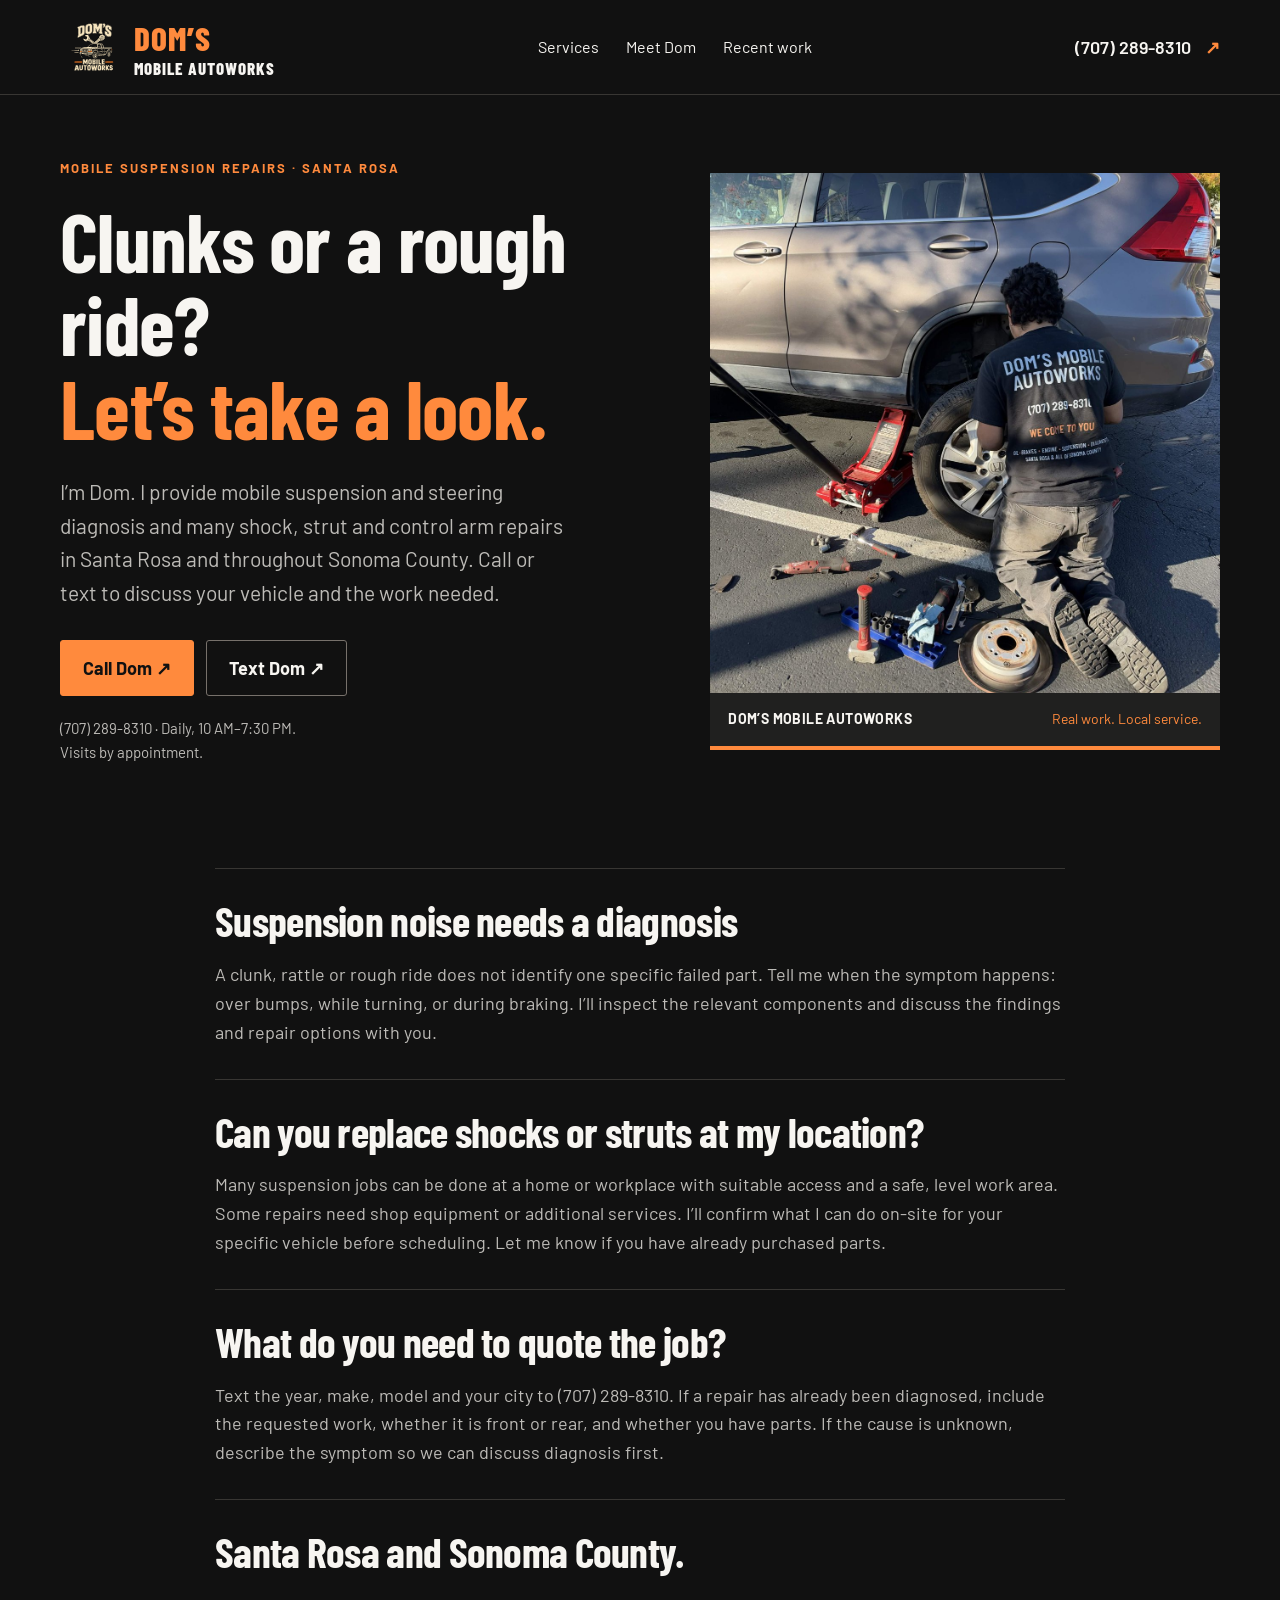
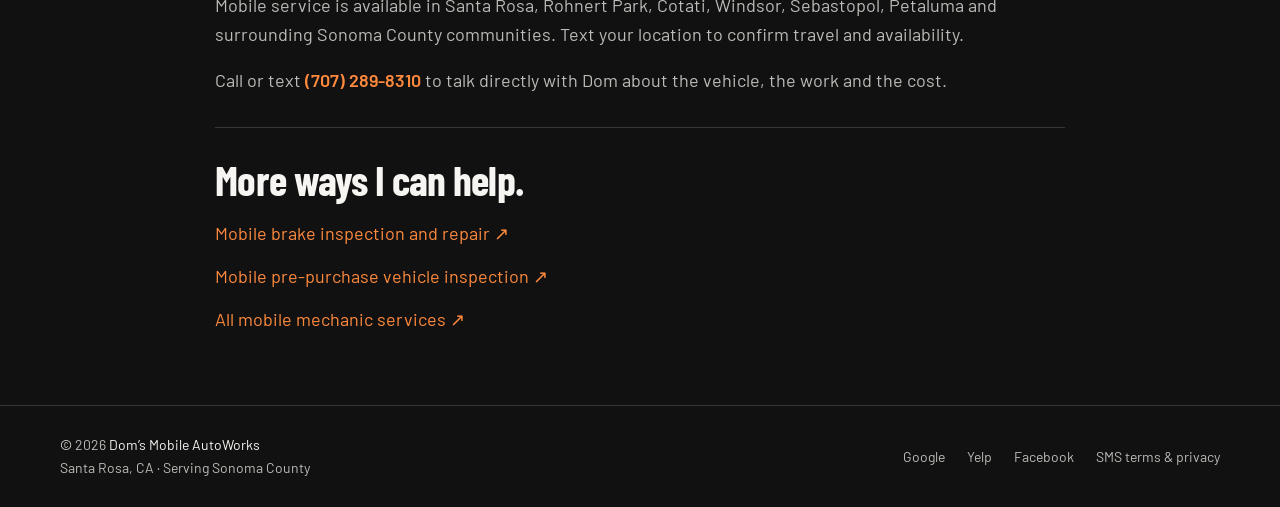
<file: mobile-suspension-repair-santa-rosa.html>
<!doctype html>
<html lang="en">
<head>
  <meta charset="utf-8">
  <meta name="viewport" content="width=device-width, initial-scale=1">
  <title>Mobile Suspension Repair in Santa Rosa | Dom’s Mobile AutoWorks</title>
  <meta name="description" content="Mobile shocks, struts, control arms and suspension diagnosis in Santa Rosa and Sonoma County. Call or text Dom at (707) 289-8310.">
  <link rel="canonical" href="https://domsmobileautoworks.com/mobile-suspension-repair-santa-rosa.html">
  <link rel="icon" type="image/svg+xml" href="photos/doms-logo.svg">
  <link rel="apple-touch-icon" href="photos/doms-logo.png">
  <meta name="theme-color" content="#111111">
  <meta name="robots" content="index, follow, max-image-preview:large">
  <meta property="og:type" content="website">
  <meta property="og:site_name" content="Dom’s Mobile AutoWorks">
  <meta property="og:title" content="Mobile Suspension Repair in Santa Rosa | Dom’s Mobile AutoWorks">
  <meta property="og:description" content="Mobile shocks, struts, control arms and suspension diagnosis in Santa Rosa and Sonoma County. Call or text Dom at (707) 289-8310.">
  <meta property="og:url" content="https://domsmobileautoworks.com/mobile-suspension-repair-santa-rosa.html">
  <meta property="og:image" content="https://domsmobileautoworks.com/photos/dom-at-work.jpg">
  <meta property="og:image:alt" content="Dom working on a customer’s vehicle with his mobile mechanic tools">
  <meta name="twitter:card" content="summary_large_image">
  <link rel="preconnect" href="https://fonts.googleapis.com">
  <link rel="preconnect" href="https://fonts.gstatic.com" crossorigin>
  <link href="https://fonts.googleapis.com/css2?family=Barlow+Condensed:wght@600;700;800&family=Barlow:wght@400;500;600;700&display=swap" rel="stylesheet">
  <link rel="stylesheet" href="styles.css">
  <script type="application/ld+json">
{
  "@context": "https://schema.org",
  "@type": "AutoRepair",
  "@id": "https://domsmobileautoworks.com/#business",
  "name": "Dom’s Mobile AutoWorks",
  "url": "https://domsmobileautoworks.com/",
  "telephone": "+17072898310",
  "logo": "https://domsmobileautoworks.com/photos/doms-logo.png",
  "image": "https://domsmobileautoworks.com/photos/dom-at-work.jpg",
  "foundingDate": "2025",
  "description": "Mobile automotive diagnostics and repairs at your location in Santa Rosa and Sonoma County.",
  "address": {
    "@type": "PostalAddress",
    "addressLocality": "Santa Rosa",
    "addressRegion": "CA",
    "addressCountry": "US"
  },
  "areaServed": [
    "Santa Rosa",
    "Sonoma County",
    "Rohnert Park",
    "Cotati",
    "Petaluma",
    "Windsor",
    "Sebastopol"
  ],
  "sameAs": [
    "https://www.yelp.com/biz/doms-mobile-autoworks-santa-rosa",
    "https://www.facebook.com/61595489049668",
    "https://www.google.com/maps/place/Dom's+Mobile+AutoWorks/data=!4m2!3m1!1s0x0:0x37c540a31453d861"
  ],
  "hasOfferCatalog": {
    "@type": "OfferCatalog",
    "name": "Mobile mechanic services",
    "itemListElement": [
      {
        "@type": "Offer",
        "itemOffered": {
          "@type": "Service",
          "name": "Vehicle diagnostics and no-start diagnosis"
        }
      },
      {
        "@type": "Offer",
        "itemOffered": {
          "@type": "Service",
          "name": "Brake repair"
        }
      },
      {
        "@type": "Offer",
        "itemOffered": {
          "@type": "Service",
          "name": "Battery, starter and alternator testing and replacement"
        }
      },
      {
        "@type": "Offer",
        "itemOffered": {
          "@type": "Service",
          "name": "Cooling system repair"
        }
      },
      {
        "@type": "Offer",
        "itemOffered": {
          "@type": "Service",
          "name": "Suspension and steering repair"
        }
      },
      {
        "@type": "Offer",
        "itemOffered": {
          "@type": "Service",
          "name": "Tune-ups and maintenance"
        }
      },
      {
        "@type": "Offer",
        "itemOffered": {
          "@type": "Service",
          "name": "Pre-purchase vehicle inspection"
        }
      }
    ]
  },
  "email": "booking@domsmobileautoworks.com",
  "hasMap": "https://www.google.com/maps/place/Dom's+Mobile+AutoWorks/data=!4m2!3m1!1s0x0:0x37c540a31453d861",
  "openingHoursSpecification": [
    {
      "@type": "OpeningHoursSpecification",
      "dayOfWeek": [
        "Monday",
        "Tuesday",
        "Wednesday",
        "Thursday",
        "Friday",
        "Saturday",
        "Sunday"
      ],
      "opens": "10:00",
      "closes": "19:30"
    }
  ]
}
  </script>

<script type="application/ld+json">{"@context": "https://schema.org", "@type": "Service", "@id": "https://domsmobileautoworks.com/mobile-suspension-repair-santa-rosa.html#service", "name": "Mobile suspension and steering repair", "serviceType": "Mobile suspension and steering repair", "url": "https://domsmobileautoworks.com/mobile-suspension-repair-santa-rosa.html", "provider": {"@id": "https://domsmobileautoworks.com/#business"}, "areaServed": ["Santa Rosa", "Sonoma County", "Rohnert Park", "Cotati", "Petaluma", "Windsor", "Sebastopol"], "description": "Mobile shocks, struts, control arms and suspension diagnosis in Santa Rosa and Sonoma County. Call or text Dom at (707) 289-8310."}</script>
</head>
<body>
  <a class="skip-link" href="#main">Skip to content</a>
  <header class="site-header"><div class="container nav">
    <a class="brand" href="/" aria-label="Dom’s Mobile AutoWorks home"><img class="brand-logo" src="photos/doms-logo.svg" alt="" width="64" height="64"><span class="brand-name"><span>DOM’S</span><span>MOBILE AUTOWORKS</span></span></a>
    <nav aria-label="Main navigation"><a href="/#services">Services</a><a href="/#about">Meet Dom</a><a href="/#work">Recent work</a></nav>
    <a class="header-call" href="tel:+17072898310">(707) 289-8310 <span aria-hidden="true">↗</span></a>
  </div></header>
  <main id="main">
    <section class="hero container" aria-labelledby="hero-title">
      <div class="hero-copy"><p class="eyebrow">MOBILE SUSPENSION REPAIRS · SANTA ROSA</p><h1 id="hero-title">Clunks or a rough ride?<br><span>Let’s take a look.</span></h1><p class="intro">I’m Dom. I provide mobile suspension and steering diagnosis and many shock, strut and control arm repairs in Santa Rosa and throughout Sonoma County. Call or text to discuss your vehicle and the work needed.</p><div class="actions"><a class="button primary" href="tel:+17072898310">Call Dom ↗</a><a class="button secondary" href="sms:+17072898310">Text Dom ↗</a></div><p class="hero-note">(707) 289-8310 · Daily, 10 AM–7:30 PM.<br>Visits by appointment.</p></div>
      <figure class="hero-photo"><img src="photos/dom-at-work.jpg" alt="Dom working on a customer’s vehicle with his mobile mechanic tools" width="1200" height="1600" fetchpriority="high"><figcaption><span>DOM’S MOBILE AUTOWORKS</span><span>Real work. Local service.</span></figcaption></figure>
    </section>
    <div class="service-detail container"><section><h2>Suspension noise needs a diagnosis</h2><p>A clunk, rattle or rough ride does not identify one specific failed part. Tell me when the symptom happens: over bumps, while turning, or during braking. I’ll inspect the relevant components and discuss the findings and repair options with you.</p></section><section><h2>Can you replace shocks or struts at my location?</h2><p>Many suspension jobs can be done at a home or workplace with suitable access and a safe, level work area. Some repairs need shop equipment or additional services. I’ll confirm what I can do on-site for your specific vehicle before scheduling. Let me know if you have already purchased parts.</p></section><section><h2>What do you need to quote the job?</h2><p>Text the year, make, model and your city to (707) 289-8310. If a repair has already been diagnosed, include the requested work, whether it is front or rear, and whether you have parts. If the cause is unknown, describe the symptom so we can discuss diagnosis first.</p></section>
      <section><h2>Santa Rosa and Sonoma County.</h2><p>Mobile service is available in Santa Rosa, Rohnert Park, Cotati, Windsor, Sebastopol, Petaluma and surrounding Sonoma County communities. Text your location to confirm travel and availability.</p><p>Call or text <a class="text-link" href="tel:+17072898310">(707) 289-8310</a> to talk directly with Dom about the vehicle, the work and the cost.</p></section>
      <nav class="related-services" aria-label="More mobile mechanic services"><h2>More ways I can help.</h2><a href="mobile-brake-repair-santa-rosa.html">Mobile brake inspection and repair ↗</a><a href="pre-purchase-inspection-sonoma-county.html">Mobile pre-purchase vehicle inspection ↗</a><a href="/#services">All mobile mechanic services ↗</a></nav>
    </div>
  </main>
  <footer class="site-footer"><div class="container footer-inner"><p>© <span id="year">2026</span> Dom’s Mobile AutoWorks<br><span>Santa Rosa, CA · Serving Sonoma County</span></p><div><a href="https://www.google.com/maps/place/Dom&#x27;s+Mobile+AutoWorks/data=!4m2!3m1!1s0x0:0x37c540a31453d861">Google</a><a href="https://www.yelp.com/biz/doms-mobile-autoworks-santa-rosa">Yelp</a><a href="https://www.facebook.com/61595489049668">Facebook</a><a href="sms-terms.html">SMS terms &amp; privacy</a></div></div></footer>
  <nav class="mobile-contact" aria-label="Call or text Dom"><a href="tel:+17072898310">Call Dom</a><a href="sms:+17072898310">Text Dom</a></nav>

</body>
</html>
</file>
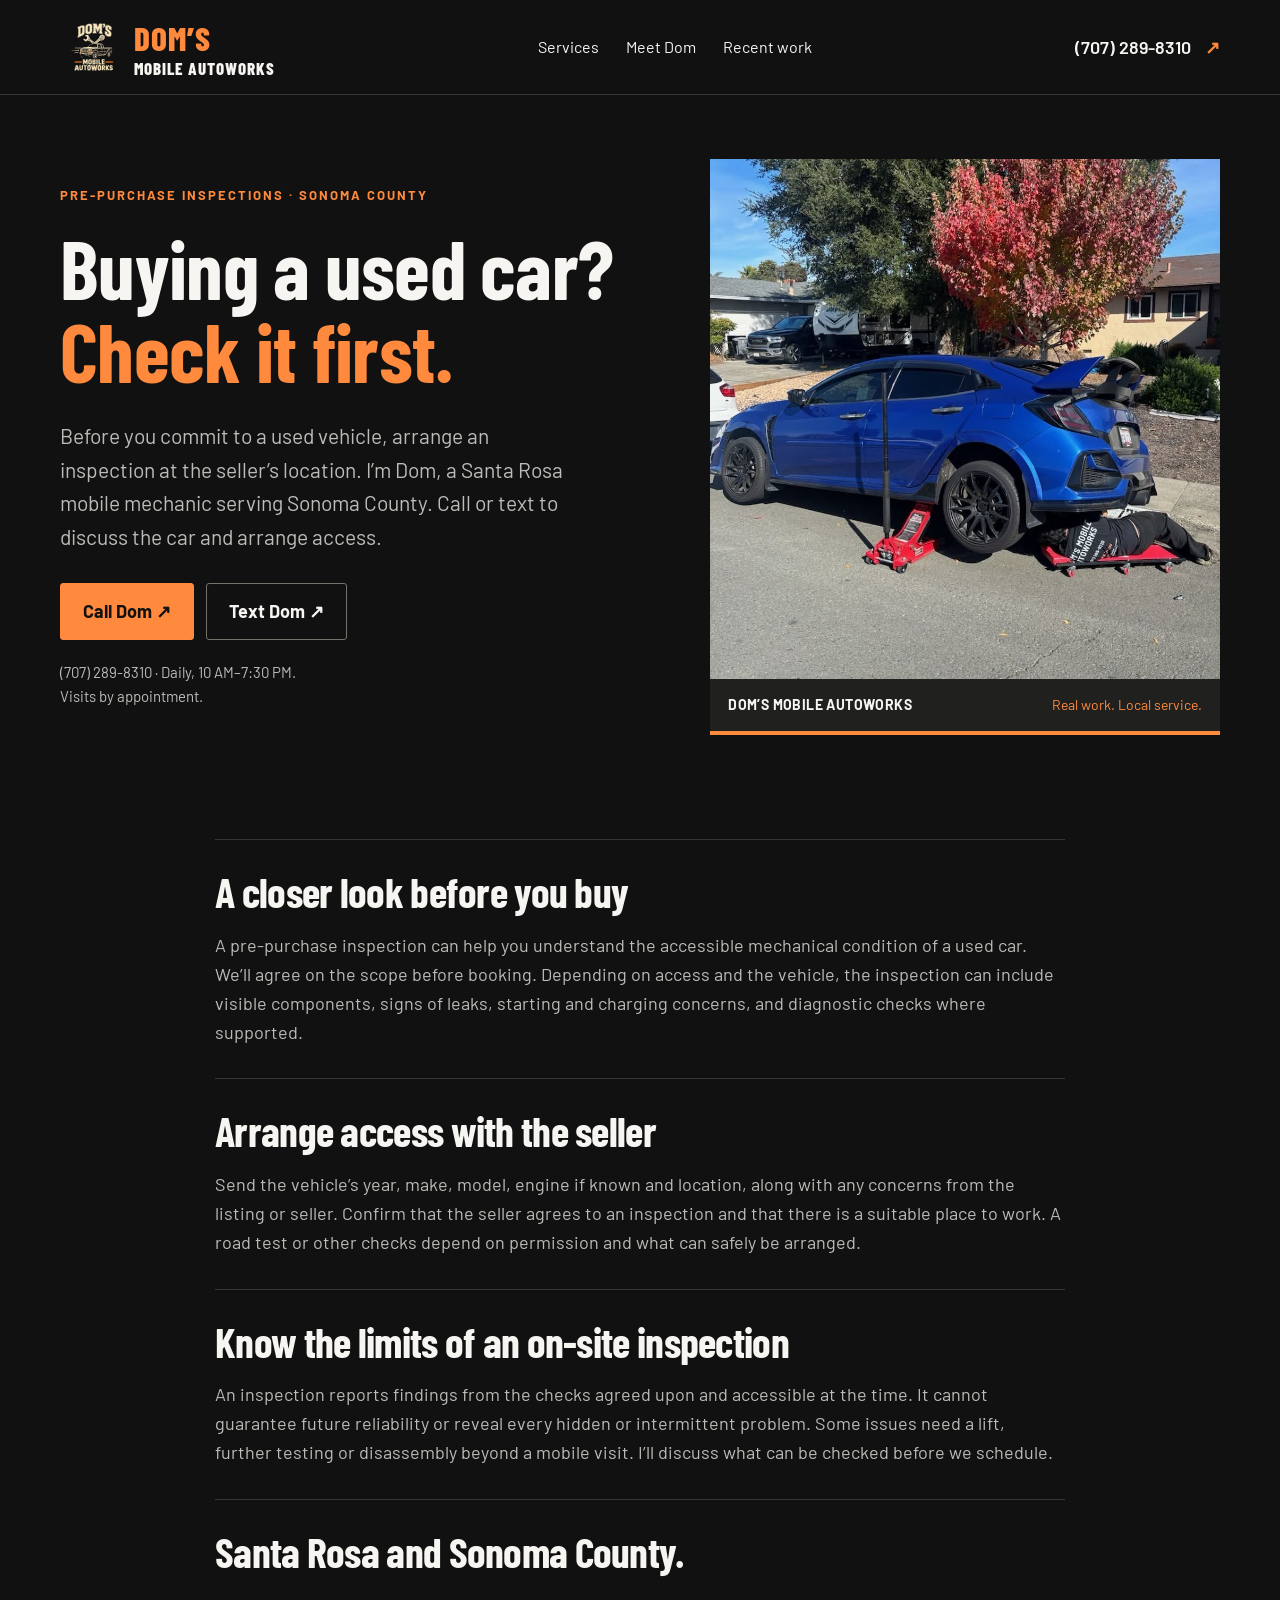
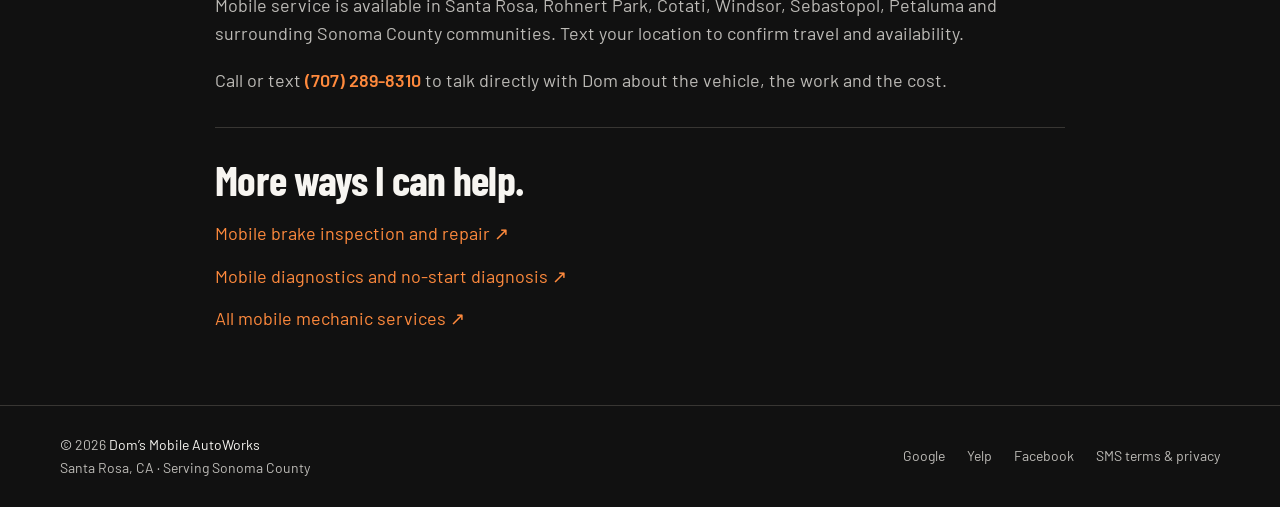
<file: pre-purchase-inspection-sonoma-county.html>
<!doctype html>
<html lang="en">
<head>
  <meta charset="utf-8">
  <meta name="viewport" content="width=device-width, initial-scale=1">
  <title>Mobile Pre-Purchase Inspections in Sonoma County | Dom’s</title>
  <meta name="description" content="Buying a used car? Arrange a mobile pre-purchase vehicle inspection in Santa Rosa and Sonoma County. Call or text Dom at (707) 289-8310 to discuss the vehicle.">
  <link rel="canonical" href="https://domsmobileautoworks.com/pre-purchase-inspection-sonoma-county.html">
  <link rel="icon" type="image/svg+xml" href="photos/doms-logo.svg">
  <link rel="apple-touch-icon" href="photos/doms-logo.png">
  <meta name="theme-color" content="#111111">
  <meta name="robots" content="index, follow, max-image-preview:large">
  <meta property="og:type" content="website">
  <meta property="og:site_name" content="Dom’s Mobile AutoWorks">
  <meta property="og:title" content="Mobile Pre-Purchase Inspections in Sonoma County | Dom’s">
  <meta property="og:description" content="Buying a used car? Arrange a mobile pre-purchase vehicle inspection in Santa Rosa and Sonoma County. Call or text Dom at (707) 289-8310 to discuss the vehicle.">
  <meta property="og:url" content="https://domsmobileautoworks.com/pre-purchase-inspection-sonoma-county.html">
  <meta property="og:image" content="https://domsmobileautoworks.com/photos/dom-civic.jpg">
  <meta property="og:image:alt" content="Dom inspecting a customer’s blue Honda Civic at its location">
  <meta name="twitter:card" content="summary_large_image">
  <link rel="preconnect" href="https://fonts.googleapis.com">
  <link rel="preconnect" href="https://fonts.gstatic.com" crossorigin>
  <link href="https://fonts.googleapis.com/css2?family=Barlow+Condensed:wght@600;700;800&family=Barlow:wght@400;500;600;700&display=swap" rel="stylesheet">
  <link rel="stylesheet" href="styles.css">
  <script type="application/ld+json">
{
  "@context": "https://schema.org",
  "@type": "AutoRepair",
  "@id": "https://domsmobileautoworks.com/#business",
  "name": "Dom’s Mobile AutoWorks",
  "url": "https://domsmobileautoworks.com/",
  "telephone": "+17072898310",
  "logo": "https://domsmobileautoworks.com/photos/doms-logo.png",
  "image": "https://domsmobileautoworks.com/photos/dom-at-work.jpg",
  "foundingDate": "2025",
  "description": "Mobile automotive diagnostics and repairs at your location in Santa Rosa and Sonoma County.",
  "address": {
    "@type": "PostalAddress",
    "addressLocality": "Santa Rosa",
    "addressRegion": "CA",
    "addressCountry": "US"
  },
  "areaServed": [
    "Santa Rosa",
    "Sonoma County",
    "Rohnert Park",
    "Cotati",
    "Petaluma",
    "Windsor",
    "Sebastopol"
  ],
  "sameAs": [
    "https://www.yelp.com/biz/doms-mobile-autoworks-santa-rosa",
    "https://www.facebook.com/61595489049668",
    "https://www.google.com/maps/place/Dom's+Mobile+AutoWorks/data=!4m2!3m1!1s0x0:0x37c540a31453d861"
  ],
  "hasOfferCatalog": {
    "@type": "OfferCatalog",
    "name": "Mobile mechanic services",
    "itemListElement": [
      {
        "@type": "Offer",
        "itemOffered": {
          "@type": "Service",
          "name": "Vehicle diagnostics and no-start diagnosis"
        }
      },
      {
        "@type": "Offer",
        "itemOffered": {
          "@type": "Service",
          "name": "Brake repair"
        }
      },
      {
        "@type": "Offer",
        "itemOffered": {
          "@type": "Service",
          "name": "Battery, starter and alternator testing and replacement"
        }
      },
      {
        "@type": "Offer",
        "itemOffered": {
          "@type": "Service",
          "name": "Cooling system repair"
        }
      },
      {
        "@type": "Offer",
        "itemOffered": {
          "@type": "Service",
          "name": "Suspension and steering repair"
        }
      },
      {
        "@type": "Offer",
        "itemOffered": {
          "@type": "Service",
          "name": "Tune-ups and maintenance"
        }
      },
      {
        "@type": "Offer",
        "itemOffered": {
          "@type": "Service",
          "name": "Pre-purchase vehicle inspection"
        }
      }
    ]
  },
  "email": "booking@domsmobileautoworks.com",
  "hasMap": "https://www.google.com/maps/place/Dom's+Mobile+AutoWorks/data=!4m2!3m1!1s0x0:0x37c540a31453d861",
  "openingHoursSpecification": [
    {
      "@type": "OpeningHoursSpecification",
      "dayOfWeek": [
        "Monday",
        "Tuesday",
        "Wednesday",
        "Thursday",
        "Friday",
        "Saturday",
        "Sunday"
      ],
      "opens": "10:00",
      "closes": "19:30"
    }
  ]
}
  </script>

<script type="application/ld+json">{"@context": "https://schema.org", "@type": "Service", "@id": "https://domsmobileautoworks.com/pre-purchase-inspection-sonoma-county.html#service", "name": "Mobile pre-purchase vehicle inspection", "serviceType": "Mobile pre-purchase vehicle inspection", "url": "https://domsmobileautoworks.com/pre-purchase-inspection-sonoma-county.html", "provider": {"@id": "https://domsmobileautoworks.com/#business"}, "areaServed": ["Santa Rosa", "Sonoma County", "Rohnert Park", "Cotati", "Petaluma", "Windsor", "Sebastopol"], "description": "Buying a used car? Arrange a mobile pre-purchase vehicle inspection in Santa Rosa and Sonoma County. Call or text Dom at (707) 289-8310 to discuss the vehicle."}</script>
</head>
<body>
  <a class="skip-link" href="#main">Skip to content</a>
  <header class="site-header"><div class="container nav">
    <a class="brand" href="/" aria-label="Dom’s Mobile AutoWorks home"><img class="brand-logo" src="photos/doms-logo.svg" alt="" width="64" height="64"><span class="brand-name"><span>DOM’S</span><span>MOBILE AUTOWORKS</span></span></a>
    <nav aria-label="Main navigation"><a href="/#services">Services</a><a href="/#about">Meet Dom</a><a href="/#work">Recent work</a></nav>
    <a class="header-call" href="tel:+17072898310">(707) 289-8310 <span aria-hidden="true">↗</span></a>
  </div></header>
  <main id="main">
    <section class="hero container" aria-labelledby="hero-title">
      <div class="hero-copy"><p class="eyebrow">PRE-PURCHASE INSPECTIONS · SONOMA COUNTY</p><h1 id="hero-title">Buying a used car?<br><span>Check it first.</span></h1><p class="intro">Before you commit to a used vehicle, arrange an inspection at the seller’s location. I’m Dom, a Santa Rosa mobile mechanic serving Sonoma County. Call or text to discuss the car and arrange access.</p><div class="actions"><a class="button primary" href="tel:+17072898310">Call Dom ↗</a><a class="button secondary" href="sms:+17072898310">Text Dom ↗</a></div><p class="hero-note">(707) 289-8310 · Daily, 10 AM–7:30 PM.<br>Visits by appointment.</p></div>
      <figure class="hero-photo"><img src="photos/dom-civic.jpg" alt="Dom inspecting a customer’s blue Honda Civic at its location" width="1200" height="1600" fetchpriority="high"><figcaption><span>DOM’S MOBILE AUTOWORKS</span><span>Real work. Local service.</span></figcaption></figure>
    </section>
    <div class="service-detail container"><section><h2>A closer look before you buy</h2><p>A pre-purchase inspection can help you understand the accessible mechanical condition of a used car. We’ll agree on the scope before booking. Depending on access and the vehicle, the inspection can include visible components, signs of leaks, starting and charging concerns, and diagnostic checks where supported.</p></section><section><h2>Arrange access with the seller</h2><p>Send the vehicle’s year, make, model, engine if known and location, along with any concerns from the listing or seller. Confirm that the seller agrees to an inspection and that there is a suitable place to work. A road test or other checks depend on permission and what can safely be arranged.</p></section><section><h2>Know the limits of an on-site inspection</h2><p>An inspection reports findings from the checks agreed upon and accessible at the time. It cannot guarantee future reliability or reveal every hidden or intermittent problem. Some issues need a lift, further testing or disassembly beyond a mobile visit. I’ll discuss what can be checked before we schedule.</p></section>
      <section><h2>Santa Rosa and Sonoma County.</h2><p>Mobile service is available in Santa Rosa, Rohnert Park, Cotati, Windsor, Sebastopol, Petaluma and surrounding Sonoma County communities. Text your location to confirm travel and availability.</p><p>Call or text <a class="text-link" href="tel:+17072898310">(707) 289-8310</a> to talk directly with Dom about the vehicle, the work and the cost.</p></section>
      <nav class="related-services" aria-label="More mobile mechanic services"><h2>More ways I can help.</h2><a href="mobile-brake-repair-santa-rosa.html">Mobile brake inspection and repair ↗</a><a href="mobile-diagnostics-santa-rosa.html">Mobile diagnostics and no-start diagnosis ↗</a><a href="/#services">All mobile mechanic services ↗</a></nav>
    </div>
  </main>
  <footer class="site-footer"><div class="container footer-inner"><p>© <span id="year">2026</span> Dom’s Mobile AutoWorks<br><span>Santa Rosa, CA · Serving Sonoma County</span></p><div><a href="https://www.google.com/maps/place/Dom&#x27;s+Mobile+AutoWorks/data=!4m2!3m1!1s0x0:0x37c540a31453d861">Google</a><a href="https://www.yelp.com/biz/doms-mobile-autoworks-santa-rosa">Yelp</a><a href="https://www.facebook.com/61595489049668">Facebook</a><a href="sms-terms.html">SMS terms &amp; privacy</a></div></div></footer>
  <nav class="mobile-contact" aria-label="Call or text Dom"><a href="tel:+17072898310">Call Dom</a><a href="sms:+17072898310">Text Dom</a></nav>

</body>
</html>
</file>
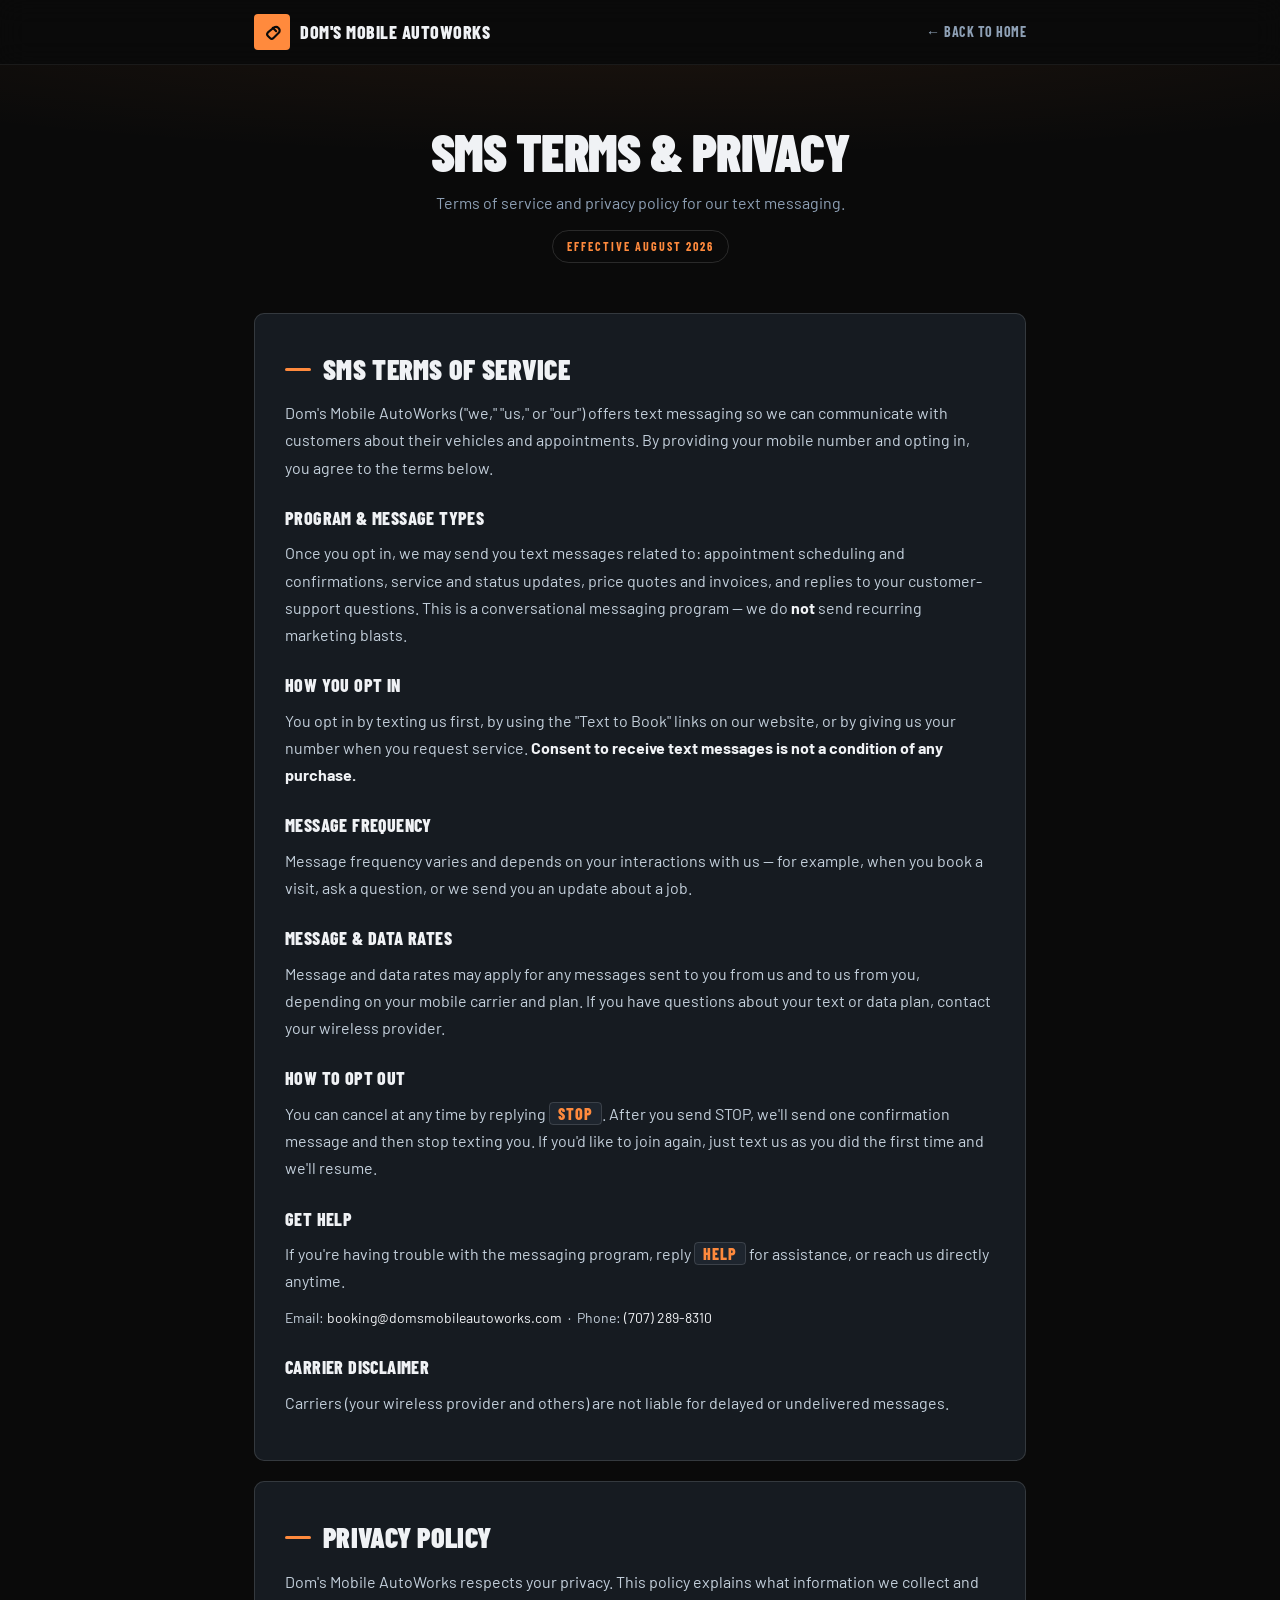
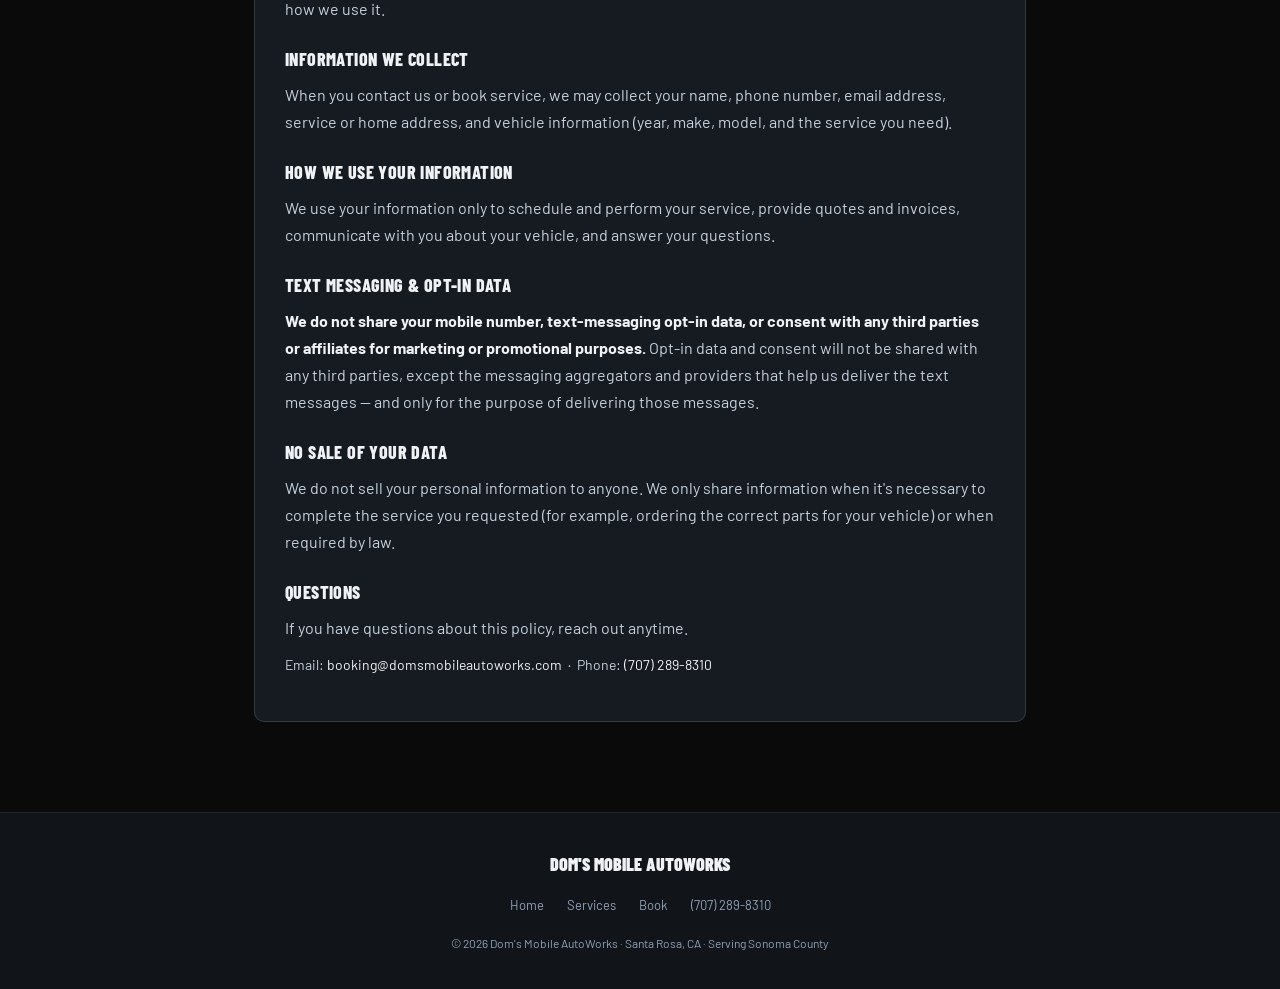
<file: sms-terms.html>
<!doctype html>
<html lang="en">
<head>
  <meta charset="utf-8"/>
  <meta name="viewport" content="width=device-width, initial-scale=1"/>
  <title>SMS Terms &amp; Privacy Policy | Dom's Mobile AutoWorks</title>
  <meta name="description" content="SMS messaging terms of service and privacy policy for Dom's Mobile AutoWorks — Sonoma County mobile mechanic."/>
  <meta name="robots" content="index, follow"/>
  <link rel="canonical" href="https://domsmobileautoworks.com/sms-terms.html"/>
  <meta name="theme-color" content="#ff8a3d"/>
  <link rel="preconnect" href="https://fonts.googleapis.com">
  <link rel="preconnect" href="https://fonts.gstatic.com" crossorigin>
  <link href="https://fonts.googleapis.com/css2?family=Barlow+Condensed:wght@600;700;800;900&family=Barlow:wght@400;500;600&display=swap" rel="stylesheet">
  <style>
    *,*::before,*::after{box-sizing:border-box;margin:0;padding:0}
    :root{
      --black:#0a0a0a; --steel:#111418; --panel:#161b21; --rim:#1e252e;
      --line:rgba(255,255,255,.07); --line2:rgba(255,255,255,.13);
      --white:#f0f2f5; --muted:#8ea0b5; --lime:#ff8a3d; --orange:#ff6b2b;
      --max:820px; --r:10px;
    }
    body{background:var(--black);color:var(--white);font-family:'Barlow',sans-serif;font-size:16px;line-height:1.7}
    a{color:var(--lime);text-decoration:none}
    a:hover{text-decoration:underline}
    .container{max-width:var(--max);margin:0 auto;padding:0 24px}

    /* nav */
    nav{position:sticky;top:0;z-index:100;border-bottom:1px solid var(--line);background:rgba(10,10,10,.9);backdrop-filter:blur(14px)}
    .nav-inner{display:flex;align-items:center;justify-content:space-between;height:64px}
    .nav-logo{display:flex;align-items:center;gap:10px}
    .nav-icon{width:36px;height:36px;border-radius:4px;background:var(--lime);display:grid;place-items:center}
    .nav-icon svg{width:20px;height:20px}
    .nav-name{font-family:'Barlow Condensed',sans-serif;font-weight:800;font-size:18px;text-transform:uppercase;letter-spacing:.5px;color:var(--white)}
    .nav-back{font-family:'Barlow Condensed',sans-serif;font-weight:700;font-size:14px;text-transform:uppercase;letter-spacing:.5px;color:var(--muted)}
    .nav-back:hover{color:var(--white);text-decoration:none}

    /* header */
    .head{text-align:center;padding:60px 0 30px;background:radial-gradient(ellipse 80% 60% at 50% -20%, rgba(255,138,61,.08), transparent), var(--black)}
    .head h1{font-family:'Barlow Condensed',sans-serif;font-weight:900;font-size:clamp(34px,6vw,52px);text-transform:uppercase;line-height:1;letter-spacing:-.5px}
    .head p{color:var(--muted);margin-top:12px;font-size:16px}
    .updated{display:inline-block;margin-top:14px;font-family:'Barlow Condensed',sans-serif;font-weight:700;font-size:12px;text-transform:uppercase;letter-spacing:2px;color:var(--lime);border:1px solid var(--line2);border-radius:100px;padding:5px 14px}

    /* cards */
    .wrap{padding:20px 0 70px}
    .card{background:var(--panel);border:1px solid var(--line2);border-radius:var(--r);padding:32px 30px;margin-bottom:20px}
    .card h2{font-family:'Barlow Condensed',sans-serif;font-weight:900;font-size:28px;text-transform:uppercase;letter-spacing:.3px;margin-bottom:6px;display:flex;align-items:center;gap:12px}
    .card h2::before{content:'';display:block;width:26px;height:3px;background:var(--lime);border-radius:2px}
    .card h3{font-family:'Barlow Condensed',sans-serif;font-weight:800;font-size:18px;text-transform:uppercase;letter-spacing:.4px;color:var(--white);margin:22px 0 6px}
    .card p{color:#c4d0dc;margin-bottom:12px}
    .card strong{color:var(--white)}
    .keyword{font-family:'Barlow Condensed',sans-serif;font-weight:800;background:var(--rim);border:1px solid var(--line2);color:var(--lime);padding:1px 8px;border-radius:4px;letter-spacing:1px}
    .contact-line{color:var(--muted);font-size:14px;margin-top:6px}
    .contact-line a{color:var(--white)}

    footer{background:var(--steel);border-top:1px solid var(--line);padding:36px 0;text-align:center}
    footer .fn{font-family:'Barlow Condensed',sans-serif;font-weight:900;font-size:18px;text-transform:uppercase;color:var(--white)}
    footer .fl{margin-top:10px}
    footer .fl a{font-size:13px;color:var(--muted);margin:0 10px}
    footer .fc{font-size:12px;color:var(--muted);margin-top:16px}
  .nav-name{white-space:normal}.contact-line{overflow-wrap:anywhere}@media(max-width:600px){.nav-inner{height:auto;min-height:80px;gap:18px;padding-block:12px}.nav-logo{min-width:0}.nav-icon{flex-shrink:0}.nav-name{font-size:16px}.nav-back{font-size:12px;flex-shrink:0}.container{padding-inline:20px}.card{padding:24px 20px}}
  </style>
</head>
<body>

<nav>
  <div class="container nav-inner">
    <a class="nav-logo" href="/" style="text-decoration:none">
      <span class="nav-icon">
        <svg viewBox="0 0 24 24" fill="none" stroke="#0a0a0a" stroke-width="2.5" stroke-linecap="round" stroke-linejoin="round">
          <path d="M14.7 6.3a4.5 4.5 0 0 1 6 6l-6.9 6.9a3 3 0 0 1-4.2 0l-2.5-2.5a3 3 0 0 1 0-4.2z"/><path d="M13 7l4 4"/>
        </svg>
      </span>
      <span class="nav-name">Dom's Mobile AutoWorks</span>
    </a>
    <a class="nav-back" href="/">&larr; Back to Home</a>
  </div>
</nav>

<header class="head">
  <div class="container">
    <h1>SMS Terms &amp; Privacy</h1>
    <p>Terms of service and privacy policy for our text messaging.</p>
    <span class="updated">Effective August 2026</span>
  </div>
</header>

<div class="wrap">
  <div class="container">

    <!-- SMS TERMS -->
    <section class="card">
      <h2>SMS Terms of Service</h2>
      <p>Dom's Mobile AutoWorks ("we," "us," or "our") offers text messaging so we can communicate with customers about their vehicles and appointments. By providing your mobile number and opting in, you agree to the terms below.</p>

      <h3>Program &amp; message types</h3>
      <p>Once you opt in, we may send you text messages related to: appointment scheduling and confirmations, service and status updates, price quotes and invoices, and replies to your customer-support questions. This is a conversational messaging program — we do <strong>not</strong> send recurring marketing blasts.</p>

      <h3>How you opt in</h3>
      <p>You opt in by texting us first, by using the "Text to Book" links on our website, or by giving us your number when you request service. <strong>Consent to receive text messages is not a condition of any purchase.</strong></p>

      <h3>Message frequency</h3>
      <p>Message frequency varies and depends on your interactions with us — for example, when you book a visit, ask a question, or we send you an update about a job.</p>

      <h3>Message &amp; data rates</h3>
      <p>Message and data rates may apply for any messages sent to you from us and to us from you, depending on your mobile carrier and plan. If you have questions about your text or data plan, contact your wireless provider.</p>

      <h3>How to opt out</h3>
      <p>You can cancel at any time by replying <span class="keyword">STOP</span>. After you send STOP, we'll send one confirmation message and then stop texting you. If you'd like to join again, just text us as you did the first time and we'll resume.</p>

      <h3>Get help</h3>
      <p>If you're having trouble with the messaging program, reply <span class="keyword">HELP</span> for assistance, or reach us directly anytime.</p>
      <p class="contact-line">Email: <a href="mailto:booking@domsmobileautoworks.com">booking@domsmobileautoworks.com</a> &nbsp;·&nbsp; Phone: <a href="tel:+17072898310">(707) 289-8310</a></p>

      <h3>Carrier disclaimer</h3>
      <p>Carriers (your wireless provider and others) are not liable for delayed or undelivered messages.</p>
    </section>

    <!-- PRIVACY -->
    <section class="card">
      <h2>Privacy Policy</h2>
      <p>Dom's Mobile AutoWorks respects your privacy. This policy explains what information we collect and how we use it.</p>

      <h3>Information we collect</h3>
      <p>When you contact us or book service, we may collect your name, phone number, email address, service or home address, and vehicle information (year, make, model, and the service you need).</p>

      <h3>How we use your information</h3>
      <p>We use your information only to schedule and perform your service, provide quotes and invoices, communicate with you about your vehicle, and answer your questions.</p>

      <h3>Text messaging &amp; opt-in data</h3>
      <p><strong>We do not share your mobile number, text-messaging opt-in data, or consent with any third parties or affiliates for marketing or promotional purposes.</strong> Opt-in data and consent will not be shared with any third parties, except the messaging aggregators and providers that help us deliver the text messages — and only for the purpose of delivering those messages.</p>

      <h3>No sale of your data</h3>
      <p>We do not sell your personal information to anyone. We only share information when it's necessary to complete the service you requested (for example, ordering the correct parts for your vehicle) or when required by law.</p>

      <h3>Questions</h3>
      <p>If you have questions about this policy, reach out anytime.</p>
      <p class="contact-line">Email: <a href="mailto:booking@domsmobileautoworks.com">booking@domsmobileautoworks.com</a> &nbsp;·&nbsp; Phone: <a href="tel:+17072898310">(707) 289-8310</a></p>
    </section>

  </div>
</div>

<footer>
  <div class="container">
    <div class="fn">Dom's Mobile AutoWorks</div>
    <div class="fl">
      <a href="/">Home</a>
      <a href="/#services">Services</a>
      <a href="/#book">Book</a>
      <a href="tel:+17072898310">(707) 289-8310</a>
    </div>
    <div class="fc">© <span id="yr"></span> Dom's Mobile AutoWorks · Santa Rosa, CA · Serving Sonoma County</div>
  </div>
</footer>

<script>document.getElementById('yr').textContent=new Date().getFullYear();</script>
</body>
</html>
</file>
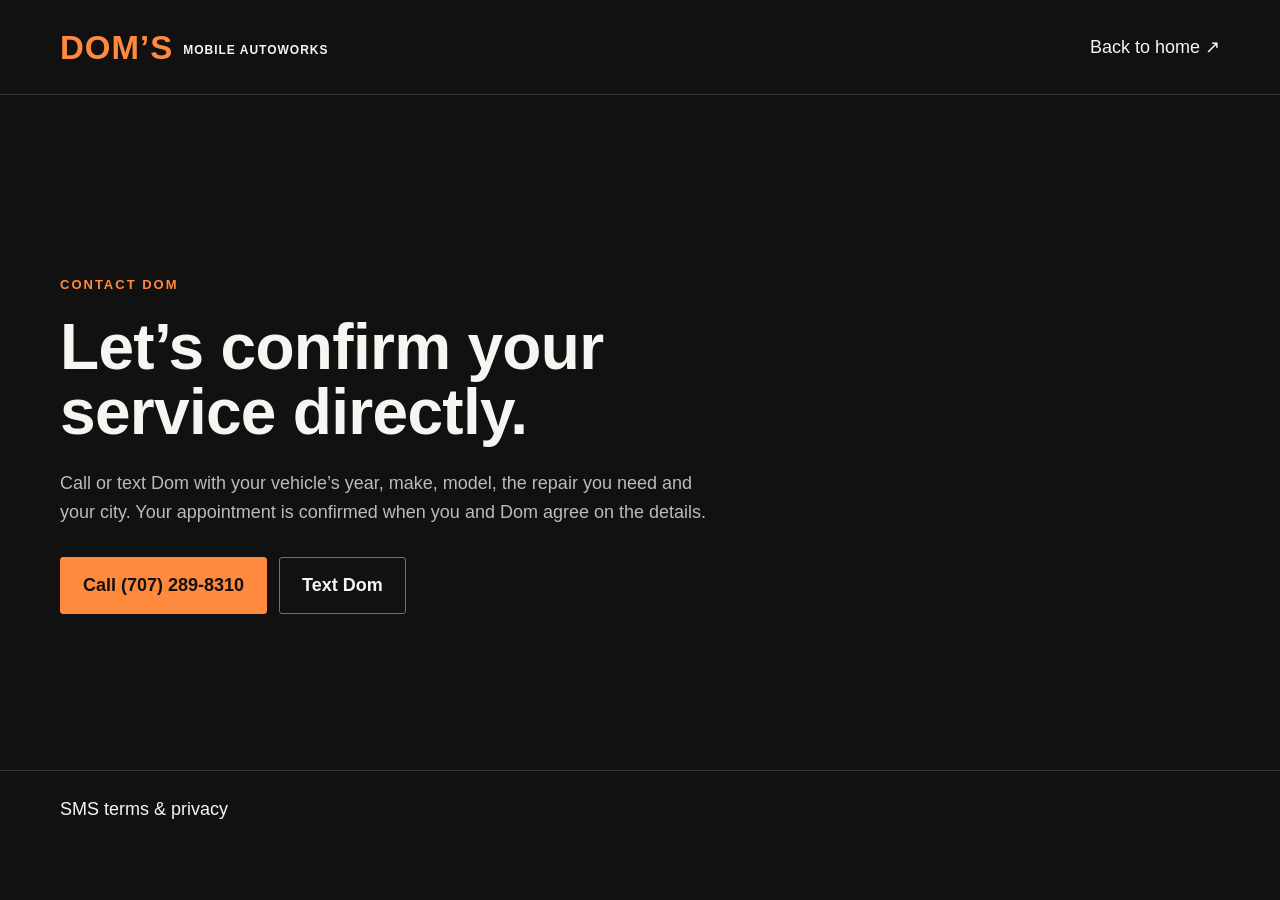
<file: success.html>
<!doctype html>
<html lang="en">
<head>
<meta charset="utf-8"><meta name="viewport" content="width=device-width, initial-scale=1">
<meta name="robots" content="noindex, follow"><meta name="theme-color" content="#111111">
<title>Contact Dom | Dom’s Mobile AutoWorks</title>
<link rel="stylesheet" href="styles.css">
<style>main{min-height:75vh;display:grid;align-content:center;padding-block:60px}h1{font-family:Arial,sans-serif;font-size:clamp(38px,7vw,64px);max-width:750px}main p{max-width:650px;margin-top:24px;color:var(--muted)}.brand{font-family:Arial,sans-serif}.brand span:last-child{font-size:12px}footer{padding-block:24px;border-top:1px solid var(--line)}</style>
</head>
<body><header class="site-header"><div class="container nav"><a class="brand" href="/"><span>DOM’S</span><span>MOBILE AUTOWORKS</span></a><a href="/">Back to home ↗</a></div></header>
<main class="container"><p class="eyebrow">CONTACT DOM</p><h1>Let’s confirm your service directly.</h1><p>Call or text Dom with your vehicle’s year, make, model, the repair you need and your city. Your appointment is confirmed when you and Dom agree on the details.</p><div class="actions"><a class="button primary" href="tel:+17072898310">Call (707) 289-8310</a><a class="button secondary" href="sms:+17072898310">Text Dom</a></div></main>
<footer><div class="container"><a href="sms-terms.html">SMS terms &amp; privacy</a></div></footer></body>
</html>
</file>
<file: styles.css>
:root{color-scheme:dark;--bg:#111;--panel:#1a1a1a;--ink:#f7f5f1;--muted:#bdbbb7;--orange:#ff8a3d;--line:#383633;--max:1160px}
*,*::before,*::after{box-sizing:border-box}
html{scroll-behavior:smooth;scroll-padding-top:105px}
body{margin:0;background:var(--bg);color:var(--ink);font:18px/1.6 'Barlow',Arial,sans-serif}
a{color:inherit;text-decoration:none}a:hover{text-decoration:underline;text-underline-offset:5px}
img{display:block;max-width:100%;height:auto}figure,p,h1,h2,h3{margin:0}p+p{margin-top:18px}
:focus-visible{outline:3px solid var(--orange);outline-offset:5px}
.container{width:min(var(--max),calc(100% - 80px));margin-inline:auto}
.skip-link{position:fixed;top:12px;left:12px;z-index:20;background:var(--orange);color:#111;padding:12px;transform:translateY(-160%)}.skip-link:focus{transform:none}
.site-header{border-bottom:1px solid var(--line);background:var(--bg);position:sticky;top:0;z-index:10}
.nav{min-height:94px;display:flex;align-items:center;justify-content:space-between;gap:28px}
.brand{display:flex;flex-direction:column;font-family:'Barlow Condensed',Impact,sans-serif;font-weight:800;line-height:1;text-decoration:none!important;flex-shrink:0}
.brand span:first-child{color:var(--orange);font-size:33px;letter-spacing:1px}.brand span:last-child{font-size:17px;letter-spacing:1px;margin-top:5px}
.nav nav{display:flex;gap:27px;font-size:16px}.nav nav a{padding:12px 0}
.header-call{font-weight:600;font-size:18px;white-space:nowrap}.header-call span{color:var(--orange);margin-left:10px}
.hero{display:grid;grid-template-columns:1.15fr 1fr;align-items:center;gap:64px;padding-block:64px 72px}
.eyebrow{font-size:13px;line-height:1.5;letter-spacing:2px;font-weight:700;color:var(--orange);margin-bottom:20px;display:flex;align-items:center;gap:12px}
.short-line{display:inline-block;width:28px;height:2px;background:var(--orange);flex-shrink:0}
h1,h2{font-family:'Barlow Condensed',Impact,sans-serif;font-weight:700;line-height:1.02;letter-spacing:-.7px}h1{font-size:clamp(62px,6.4vw,87px)}h1 span,.contact h2 span{color:var(--orange)}h2{font-size:clamp(40px,4.5vw,58px)}h3{font-size:22px;line-height:1.25;font-weight:600}
.intro{font-size:21px;line-height:1.6;color:var(--muted);max-width:510px;margin-top:26px}
.actions{display:flex;flex-wrap:wrap;gap:12px;margin-top:30px}
.button{display:flex;align-items:center;justify-content:space-between;gap:28px;min-height:56px;padding:13px 22px;font-size:18px;font-weight:700;border:1px solid var(--orange);border-radius:3px;transition:background .15s}
.button:hover{text-decoration:none}.primary{background:var(--orange);color:#111}.primary:hover{background:#ffab73}.secondary{color:var(--ink);border-color:#77716b}.secondary:hover{background:#292623}
.hero-note{font-size:15px;color:var(--muted);margin-top:20px;max-width:390px}
.hero-photo{position:relative;border-bottom:4px solid var(--orange)}.hero-photo img{width:100%;height:520px;object-fit:cover;object-position:50% 65%}
.hero-photo figcaption{background:#20201f;padding:15px 18px;font-size:14px;display:flex;justify-content:space-between;gap:12px}.hero-photo figcaption span:first-child{font-weight:700;letter-spacing:.4px}.hero-photo figcaption span:last-child{color:var(--orange)}
.section{padding-block:76px}.services,.work{background:var(--panel);border-block:1px solid var(--line)}
.section-heading{display:flex;align-items:flex-end;justify-content:space-between;gap:40px;margin-bottom:36px}.section-heading .eyebrow{margin-bottom:12px}.section-heading>p{color:var(--muted);font-size:17px;max-width:370px}
.service-list{display:grid;grid-template-columns:1fr 1fr;column-gap:56px}.service-list article{border-top:1px solid #48443e;display:flex;gap:18px;padding-block:25px}.service-number{font-size:14px;color:var(--orange);font-weight:600;margin-top:3px}.service-list p{color:var(--muted);font-size:17px;max-width:420px;margin-top:8px}.service-note{color:var(--muted);font-size:16px;border-top:1px solid var(--line);padding-top:24px;margin-top:8px;max-width:850px}
.about{display:grid;grid-template-columns:1fr 1.05fr;gap:76px;align-items:center}.about-photo img{width:100%;height:440px;object-fit:cover;object-position:50% 73%}.about-photo figcaption{font-size:14px;color:var(--muted);margin-top:12px}.about-copy h2{margin-bottom:24px}.about-copy p:not(.eyebrow){color:var(--muted)}.text-link{display:inline-block;color:var(--orange);font-weight:600;margin-top:22px}.text-link span{margin-left:10px}
.work-grid{display:grid;grid-template-columns:1fr 1fr;gap:24px}.work-grid img{width:100%;height:340px;object-fit:cover;object-position:50% 60%}.work-grid figcaption{padding-top:15px;font-size:16px;display:flex;justify-content:space-between;gap:14px}.work-grid figcaption span{font-size:13px;letter-spacing:1px;color:var(--orange);font-weight:600}
.contact{display:grid;grid-template-columns:1.15fr 1fr;gap:80px;align-items:center}.contact h2{font-size:clamp(44px,4.8vw,64px)}.phone-number{display:inline-block;font-size:clamp(28px,3.5vw,42px);font-weight:600;letter-spacing:-.6px;margin-top:22px}.contact .actions{margin-top:24px}.contact-details ul{padding-left:23px;color:var(--muted);margin-block:18px 26px}.contact-details li{padding-left:5px;margin-block:7px}.contact-details li::marker{color:var(--orange)}.coverage{border-top:1px solid var(--line);padding-top:24px}.coverage p{color:var(--muted);margin-top:10px}.small{font-size:14px;color:var(--muted);margin-top:22px}
.site-footer{border-top:1px solid var(--line);padding-block:28px;font-size:14px}.footer-inner{display:flex;justify-content:space-between;align-items:center;gap:24px}.footer-inner p span{color:var(--muted)}.footer-inner>div{display:flex;flex-wrap:wrap;gap:22px;color:var(--muted)}.mobile-contact{display:none}
@media(min-width:1500px){.hero{padding-block:84px 92px}}
@media(max-width:960px){.container{width:calc(100% - 48px)}.nav{gap:18px}.nav nav{gap:18px}.hero{gap:32px;grid-template-columns:1fr 1fr}.hero-photo img{height:490px}.hero-photo figcaption{flex-direction:column;gap:2px}.intro{font-size:19px}.about,.contact{gap:40px}.service-list{column-gap:30px}.work-grid img{height:300px}}
@media(max-width:720px){html{scroll-padding-top:90px}.container{width:calc(100% - 40px)}.nav{min-height:80px}.nav nav{display:none}.brand span:first-child{font-size:28px}.brand span:last-child{font-size:14px;letter-spacing:.5px}.header-call{font-size:15px}.header-call span{margin-left:3px}.hero{grid-template-columns:1fr;gap:32px;padding-block:40px 44px}.hero h1{font-size:clamp(58px,11.8vw,78px)}.eyebrow{font-size:11px;letter-spacing:1.6px;margin-bottom:18px}.intro{font-size:19px;margin-top:22px;max-width:540px}.actions{margin-top:24px}.hero-copy .button{flex:1}.hero-note{font-size:14px;max-width:none;margin-top:16px}.hero-photo img{height:auto;max-height:520px;aspect-ratio:1/1.05;object-position:50% 68%}.hero-photo figcaption{flex-direction:row;font-size:12px}.section{padding-block:48px}.section-heading{display:block;margin-bottom:24px}.section-heading>p{margin-top:18px}.service-list{grid-template-columns:1fr}.service-list article{padding-block:22px}.service-list h3{font-size:21px}.service-list p{font-size:17px}.service-note{font-size:15px}.about{grid-template-columns:1fr;gap:30px}.about-photo{order:2}.about-photo img{height:auto;aspect-ratio:1.15/1;object-position:50% 73%}.about-copy h2{margin-bottom:20px}.work-grid{gap:16px}.work-grid img{height:auto;aspect-ratio:3/4}.work-grid figcaption{display:flex;flex-direction:column;font-size:14px;gap:5px}.work-grid figcaption span{font-size:11px}.contact{grid-template-columns:1fr;gap:36px}.contact h2{font-size:48px}.contact .button{flex:1}.contact-details h3{font-size:21px}.phone-number{font-size:34px}.footer-inner{align-items:flex-start;flex-direction:column;gap:20px}.footer-inner>div{gap:12px 22px}.site-footer{padding-block:28px 104px}.mobile-contact{display:grid;grid-template-columns:1fr 1fr;gap:10px;position:fixed;z-index:12;bottom:0;left:0;right:0;padding:10px 20px calc(10px + env(safe-area-inset-bottom));background:#111;border-top:1px solid var(--line)}.mobile-contact a{text-align:center;background:var(--orange);color:#111;border:1px solid var(--orange);font-size:17px;font-weight:700;padding:11px 8px;border-radius:3px}.mobile-contact a:last-child{background:#111;color:var(--ink);border-color:#77716b}}
@media(max-width:360px){.container{width:calc(100% - 32px)}.header-call{font-size:13px}.brand span:last-child{font-size:12px}.hero h1{font-size:54px}.hero-photo figcaption{flex-direction:column}.button{padding-inline:16px;gap:16px}.contact h2{font-size:42px}.phone-number{font-size:30px}}
@media(prefers-reduced-motion:reduce){html{scroll-behavior:auto}.button{transition:none}}

.questions{max-width:900px;padding-top:0}.questions h2{margin-bottom:28px}.questions details{border-top:1px solid var(--line);padding:20px 0}.questions summary{cursor:pointer;font-weight:600;font-size:20px}.questions details p{color:var(--muted);margin-top:14px}.questions a,.service-detail p a{color:var(--orange)}
.service-detail{max-width:850px;padding-bottom:72px}.service-detail section,.related-services{border-top:1px solid var(--line);padding-top:30px;margin-top:32px}.service-detail h2{font-size:clamp(32px,4vw,42px);margin-bottom:18px}.service-detail p{color:var(--muted)}.service-detail .text-link{margin-top:0}.related-services a{display:block;color:var(--orange);margin-top:14px}

.brand{flex-direction:row;align-items:center;gap:10px}.brand-logo{width:64px;height:64px;object-fit:contain;flex-shrink:0}.brand-name{display:flex;flex-direction:column}@media(max-width:600px){.brand-logo{width:48px;height:48px}.brand{gap:6px}}
</file>
